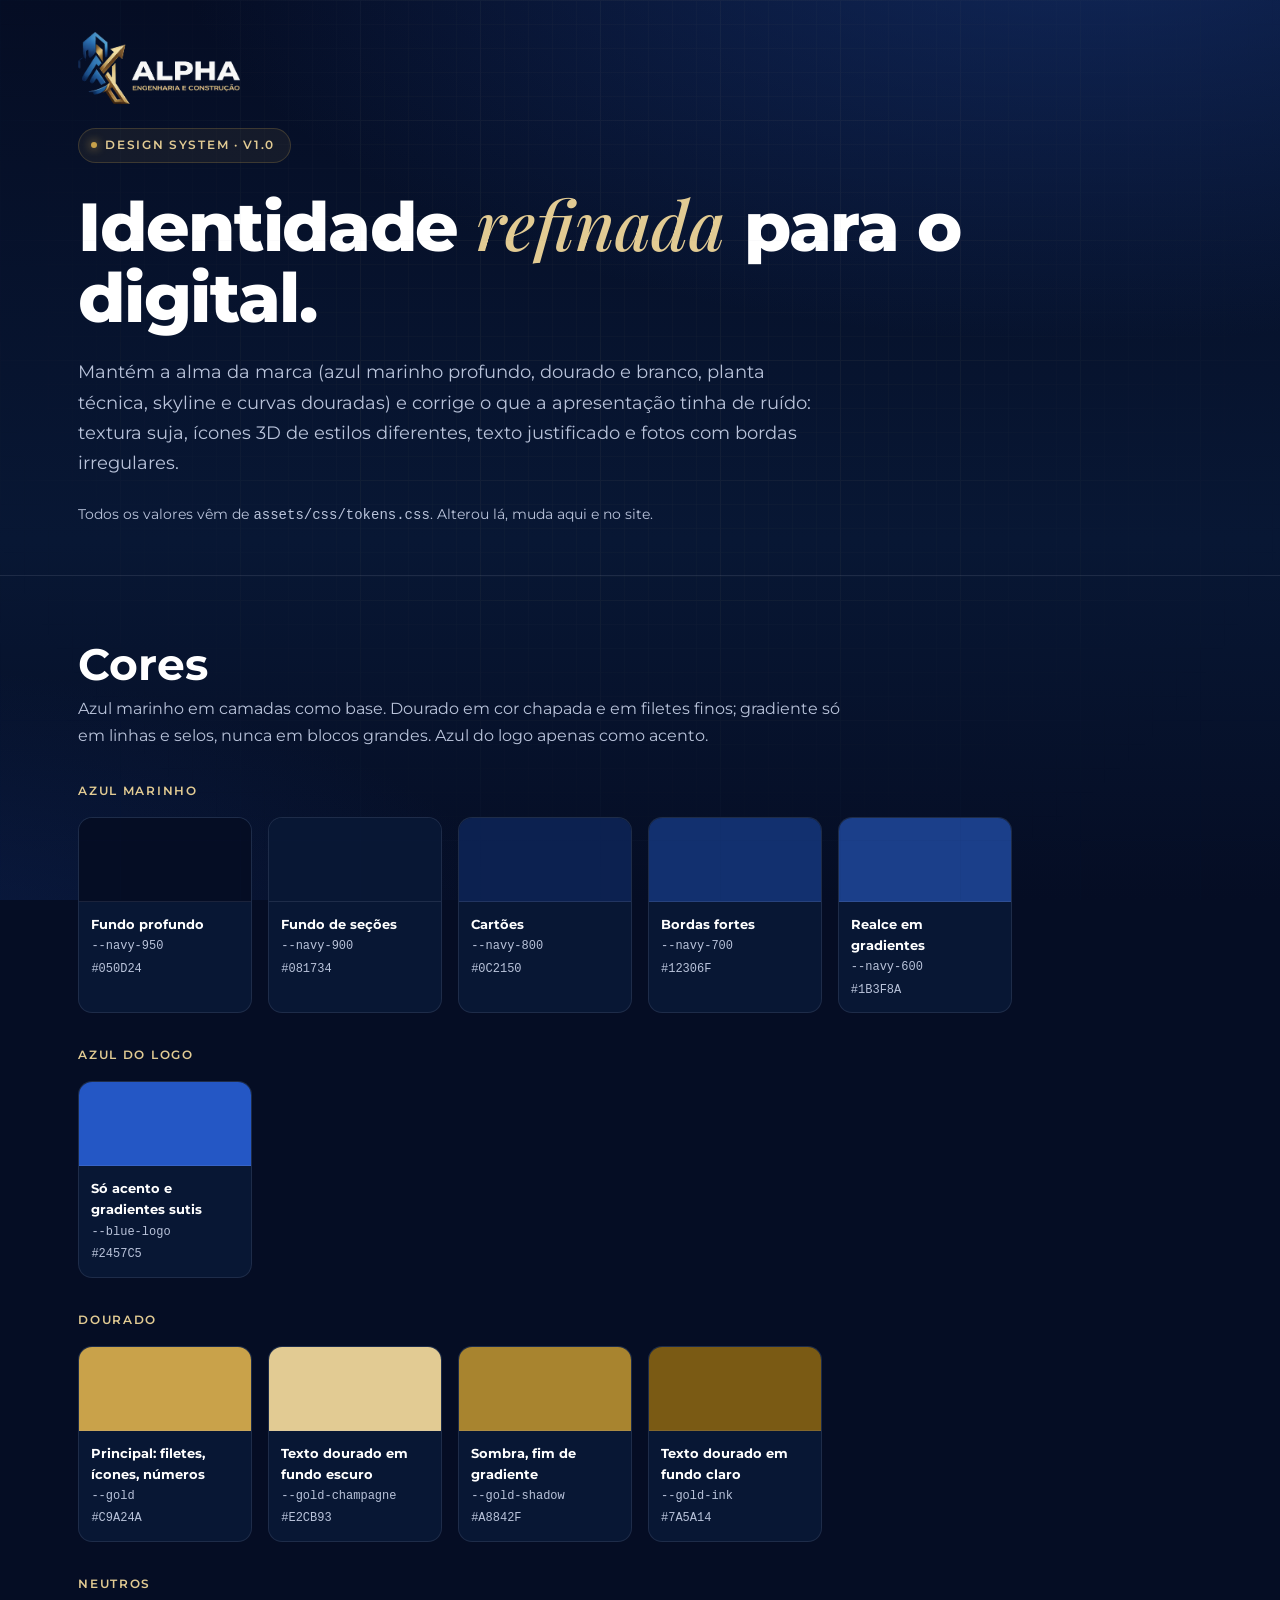
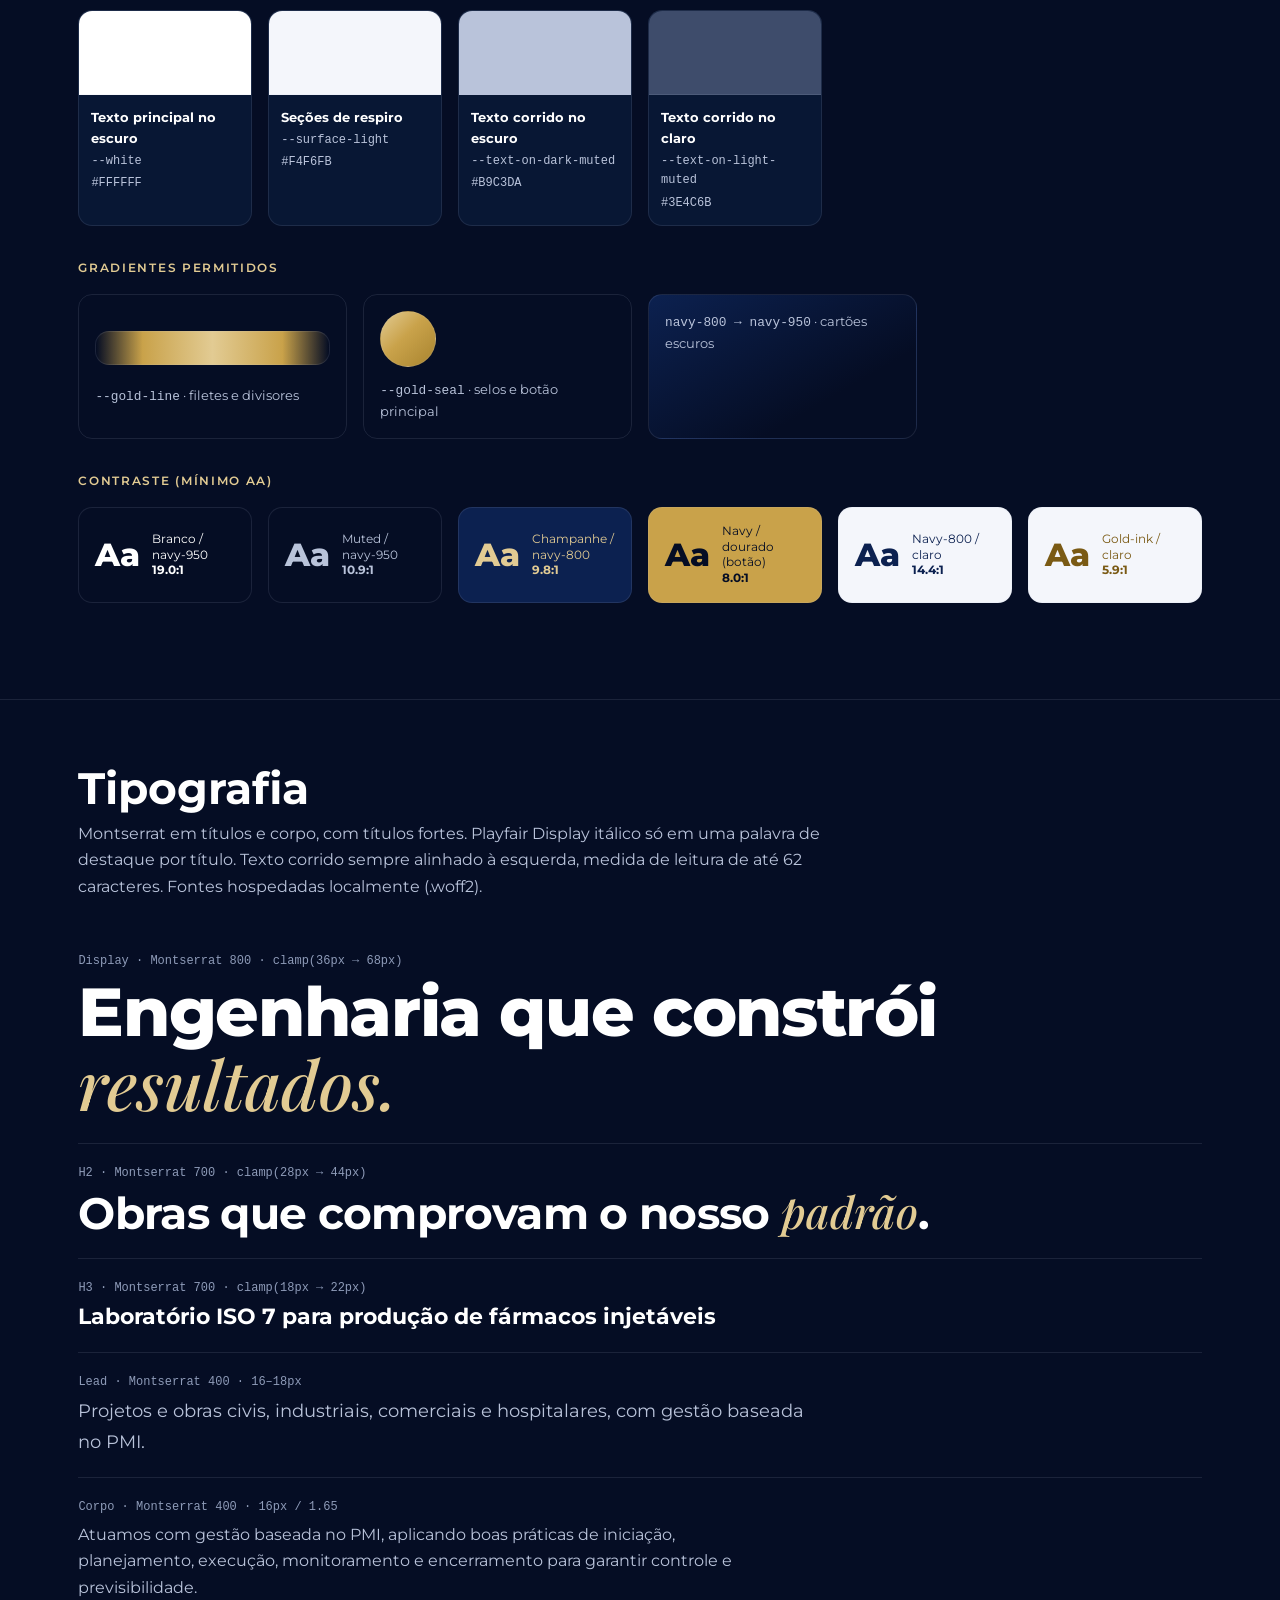
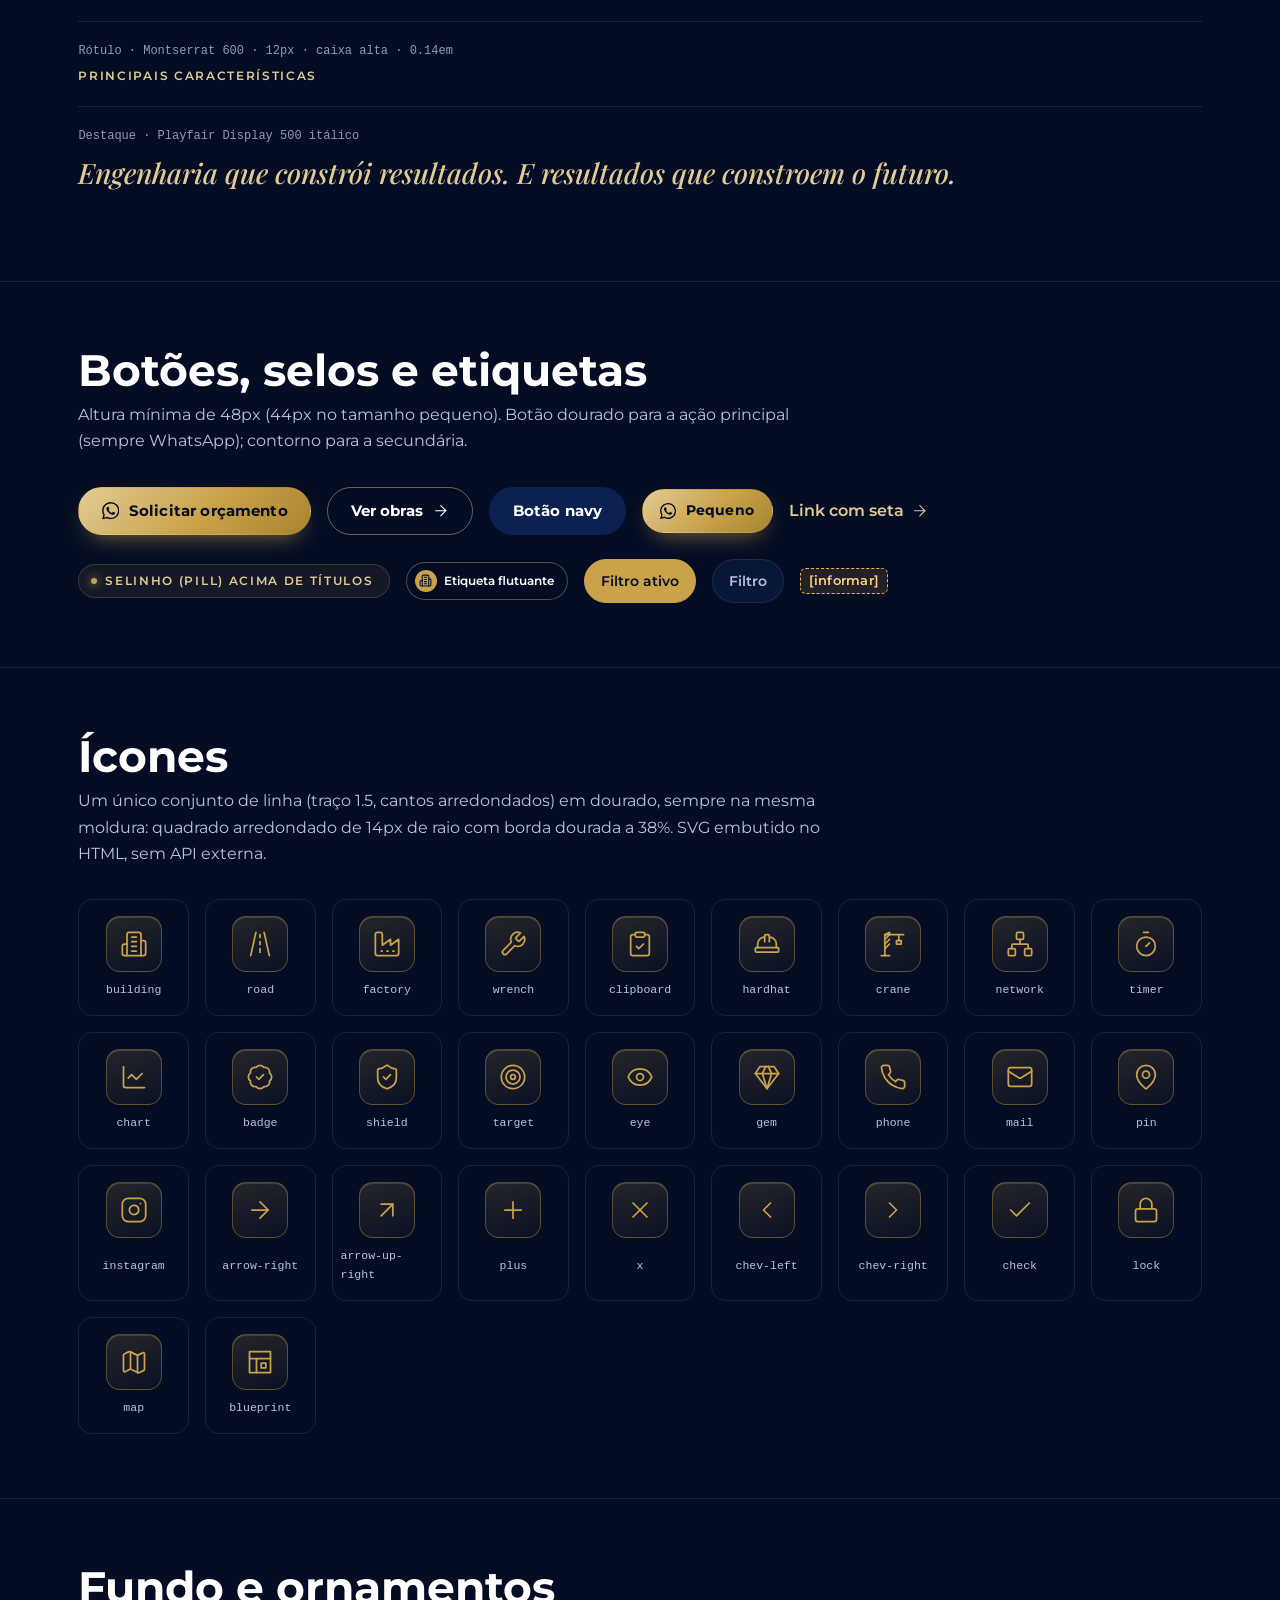
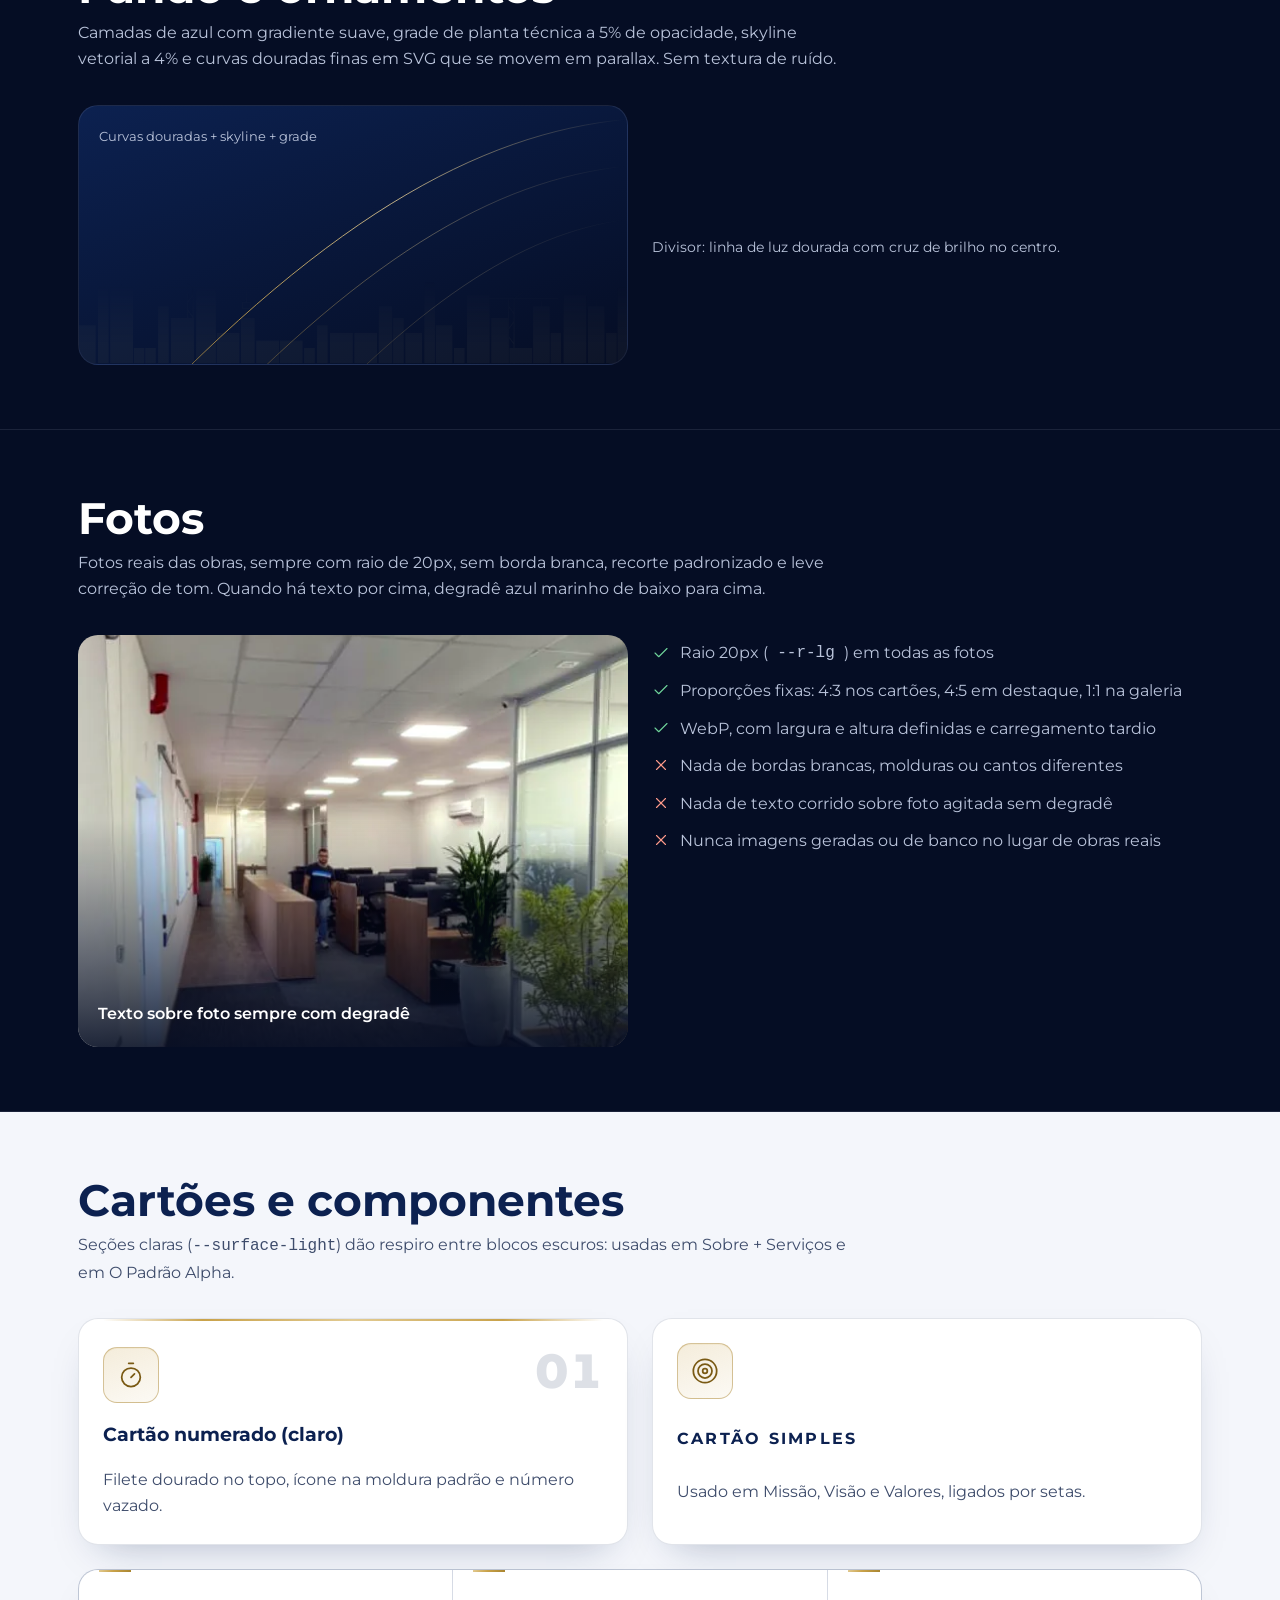
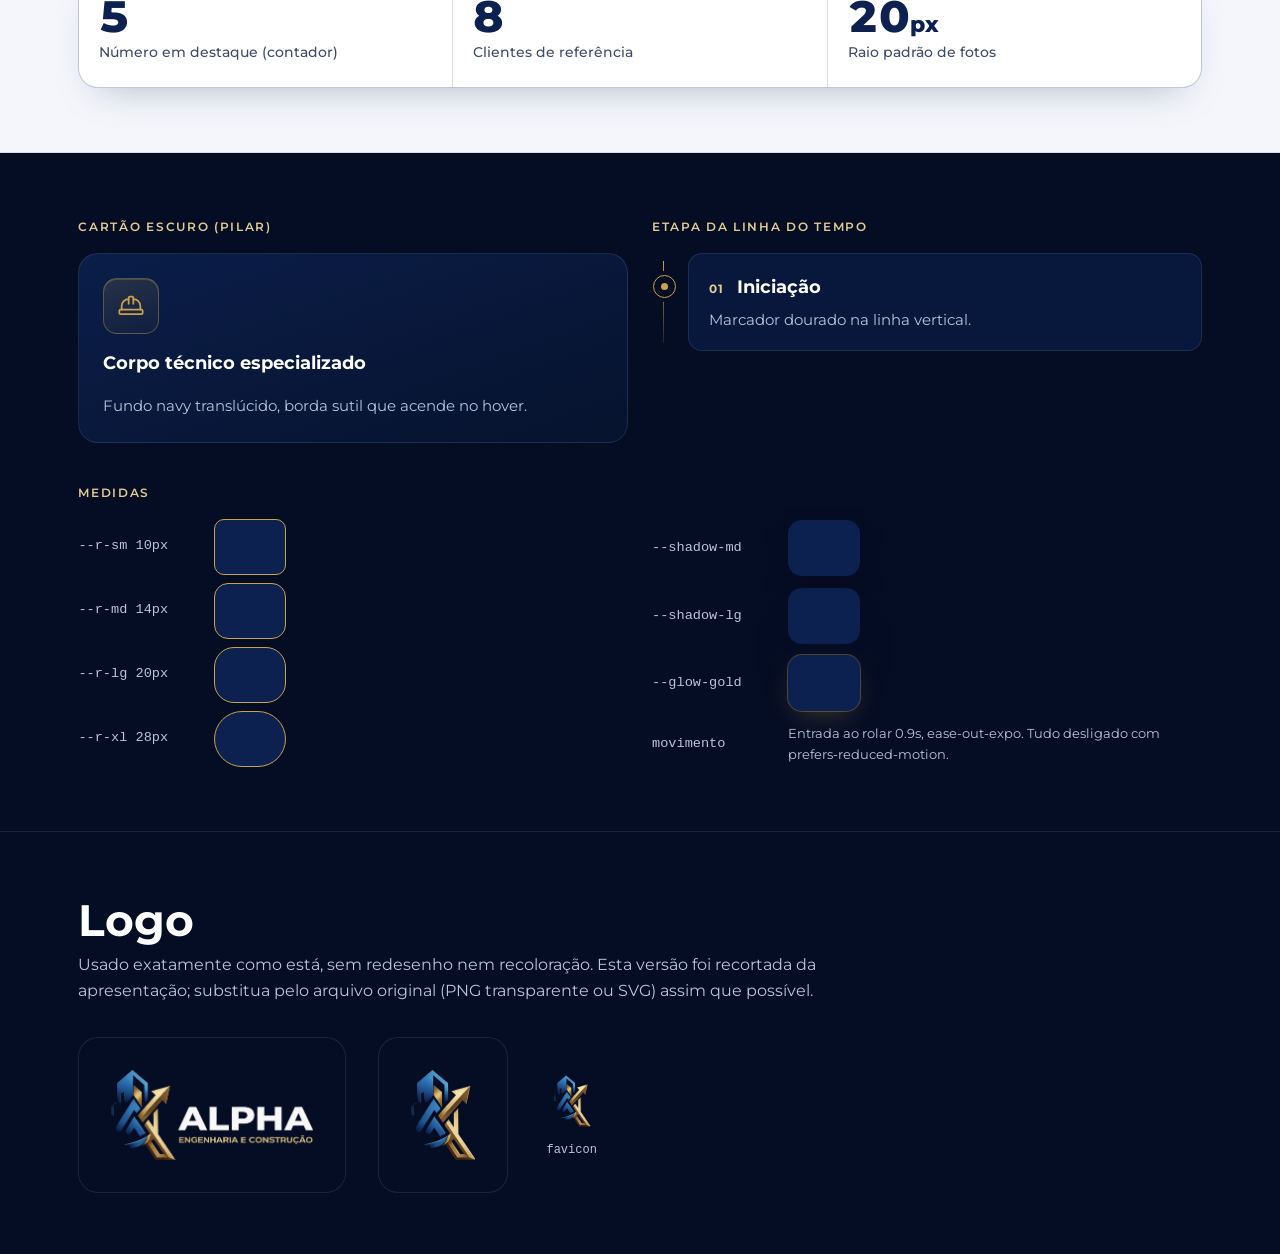
<file: design-system.html>
<!doctype html>
<html lang="pt-BR">
<head>
<meta charset="utf-8">
<meta name="viewport" content="width=device-width, initial-scale=1">
<title>Design System — ALPHA Engenharia e Construção</title>
<meta name="robots" content="noindex">
<link rel="icon" href="favicon.ico" sizes="any">
<link rel="stylesheet" href="assets/css/tokens.css">
<link rel="stylesheet" href="assets/css/styles.css">
<style>
  .ds-top { padding: 2rem 0 3rem; border-bottom: 1px solid var(--line-on-dark-soft); }
  .ds-top img { height: 72px; width: auto; }
  .ds-section { padding: 4rem 0; border-bottom: 1px solid var(--line-on-dark-soft); }
  .ds-section.section--light { border-color: var(--line-on-light); }
  .ds-h2 { font-size: var(--fs-h2); font-weight: 700; line-height: 1.1; margin-bottom: .5rem; }
  .ds-h3 { font-size: var(--fs-micro); letter-spacing: var(--tracking-caps); text-transform: uppercase; color: var(--gold-champagne); margin-bottom: 1rem; font-weight: 600; }
  .section--light .ds-h3 { color: var(--gold-ink); }
  .ds-note { color: var(--text-on-dark-muted); max-width: 70ch; margin-bottom: 2rem; }
  .section--light .ds-note { color: var(--text-on-light-muted); }
  .ds-group { margin-bottom: 2rem; }
  .swatches { display: grid; grid-template-columns: repeat(auto-fill, minmax(170px, 1fr)); gap: 1rem; }
  .swatch { border-radius: var(--r-md); overflow: hidden; border: 1px solid var(--line-on-dark-soft); background: var(--navy-900); }
  .swatch__chip { height: 84px; border-bottom: 1px solid var(--line-on-dark-soft); }
  .swatch__meta { padding: .75rem; display: grid; gap: .15rem; font-size: .8rem; }
  .swatch__meta code { color: var(--text-on-dark-muted); font-size: .75rem; }
  .gradients { display: grid; gap: 1rem; grid-template-columns: repeat(auto-fill, minmax(240px, 1fr)); }
  .gradients div { border-radius: var(--r-md); padding: 1rem; border: 1px solid var(--line-on-dark-soft); font-size: .8rem; color: var(--text-on-dark-muted); }
  .contrasts { display: grid; gap: 1rem; grid-template-columns: repeat(auto-fill, minmax(160px, 1fr)); }
  .contrast { border-radius: var(--r-md); padding: 1rem; display: flex; align-items: center; gap: .75rem; border: 1px solid var(--line-on-dark-soft); }
  .contrast span { font-size: 2rem; font-weight: 800; }
  .contrast small { font-size: .72rem; line-height: 1.35; }
  .type-row { display: grid; gap: .25rem; padding: 1.25rem 0; border-bottom: 1px solid var(--line-on-dark-soft); }
  .type-row code { color: var(--text-on-dark-subtle); font-size: .75rem; }
  .ds-row { display: flex; flex-wrap: wrap; gap: 1rem; align-items: center; }
  .ds-icons { display: grid; gap: 1rem; grid-template-columns: repeat(auto-fill, minmax(110px, 1fr)); }
  .ds-icon { display: grid; justify-items: center; gap: .5rem; padding: 1rem .5rem; border-radius: var(--r-md); border: 1px solid var(--line-on-dark-soft); }
  .ds-icon code { font-size: .72rem; color: var(--text-on-dark-muted); }
  .ds-grid-2 { display: grid; gap: 1.5rem; }
  .ds-tokens { display: grid; gap: .5rem; font-size: .85rem; }
  .ds-tokens div { display: flex; align-items: center; gap: 1rem; }
  .ds-tokens code { color: var(--text-on-dark-muted); min-width: 120px; }
  .radius-box { width: 72px; height: 56px; background: var(--navy-800); border: 1px solid var(--gold); }
  .rules li { display: flex; gap: .6rem; padding: .35rem 0; color: var(--text-on-dark-muted); }
  .rules svg { width: 18px; height: 18px; flex: none; margin-top: .2rem; }
  .rules .ok { color: #6FD39A; } .rules .no { color: #FF9B8C; }
  .photo-demo { position: relative; border-radius: var(--r-lg); overflow: hidden; aspect-ratio: 4/3; }
  .photo-demo img { width: 100%; height: 100%; object-fit: cover; }
  .photo-demo::after { content: ""; position: absolute; inset: 0; background: linear-gradient(180deg, transparent 45%, rgba(5,13,36,.88)); }
  .photo-demo p { position: absolute; z-index: 1; left: 1.25rem; bottom: 1.25rem; right: 1.25rem; font-weight: 600; }
  @media (min-width: 900px) { .ds-grid-2 { grid-template-columns: 1fr 1fr; } }
</style>
</head>
<body>
<svg xmlns="http://www.w3.org/2000/svg" style="display:none" aria-hidden="true">
<symbol id="i-building" viewBox="0 0 24 24"><path d="M6 22V4a2 2 0 0 1 2-2h8a2 2 0 0 1 2 2v18Z"/><path d="M6 12H4a2 2 0 0 0-2 2v6a2 2 0 0 0 2 2h2"/><path d="M18 9h2a2 2 0 0 1 2 2v9a2 2 0 0 1-2 2h-2"/><path d="M10 6h4M10 10h4M10 14h4M10 18h4"/></symbol>
<symbol id="i-road" viewBox="0 0 24 24"><path d="M4 22 8.5 2"/><path d="M20 22 15.5 2"/><path d="M12 4v2.5M12 10v2.5M12 16v3"/></symbol>
<symbol id="i-factory" viewBox="0 0 24 24"><path d="M2 20a2 2 0 0 0 2 2h16a2 2 0 0 0 2-2V8l-7 5V8l-7 5V4a2 2 0 0 0-2-2H4a2 2 0 0 0-2 2Z"/><path d="M7 18h1M12 18h1M17 18h1"/></symbol>
<symbol id="i-wrench" viewBox="0 0 24 24"><path d="M14.7 6.3a1 1 0 0 0 0 1.4l1.6 1.6a1 1 0 0 0 1.4 0l3.77-3.77a6 6 0 0 1-7.94 7.94l-6.91 6.91a2.12 2.12 0 0 1-3-3l6.91-6.91a6 6 0 0 1 7.94-7.94l-3.76 3.76z"/></symbol>
<symbol id="i-clipboard" viewBox="0 0 24 24"><rect width="8" height="4" x="8" y="2" rx="1"/><path d="M16 4h2a2 2 0 0 1 2 2v14a2 2 0 0 1-2 2H6a2 2 0 0 1-2-2V6a2 2 0 0 1 2-2h2"/><path d="m9 14 2 2 4-4"/></symbol>
<symbol id="i-hardhat" viewBox="0 0 24 24"><path d="M2 18a1 1 0 0 0 1 1h18a1 1 0 0 0 1-1v-2a1 1 0 0 0-1-1H3a1 1 0 0 0-1 1v2z"/><path d="M10 10V5a1 1 0 0 1 1-1h2a1 1 0 0 1 1 1v5"/><path d="M4 15v-3a6 6 0 0 1 6-6"/><path d="M14 6a6 6 0 0 1 6 6v3"/></symbol>
<symbol id="i-crane" viewBox="0 0 24 24"><path d="M5 22V4"/><path d="M2 22h7"/><path d="M5 4h16"/><path d="M5 4 9 2v2"/><path d="M5 8l4-4M5 12l4-4M5 16l4-4"/><path d="M17 4v5"/><path d="M15 9h4v3h-4z"/></symbol>
<symbol id="i-network" viewBox="0 0 24 24"><rect x="16" y="16" width="6" height="6" rx="1"/><rect x="2" y="16" width="6" height="6" rx="1"/><rect x="9" y="2" width="6" height="6" rx="1"/><path d="M5 16v-3a1 1 0 0 1 1-1h12a1 1 0 0 1 1 1v3"/><path d="M12 12V8"/></symbol>
<symbol id="i-timer" viewBox="0 0 24 24"><path d="M10 2h4"/><path d="M12 14l3-3"/><circle cx="12" cy="14" r="8"/></symbol>
<symbol id="i-chart" viewBox="0 0 24 24"><path d="M3 3v16a2 2 0 0 0 2 2h16"/><path d="m19 9-5 5-4-4-3 3"/></symbol>
<symbol id="i-badge" viewBox="0 0 24 24"><path d="M3.85 8.62a4 4 0 0 1 4.78-4.77 4 4 0 0 1 6.74 0 4 4 0 0 1 4.78 4.78 4 4 0 0 1 0 6.74 4 4 0 0 1-4.77 4.78 4 4 0 0 1-6.75 0 4 4 0 0 1-4.78-4.77 4 4 0 0 1 0-6.76Z"/><path d="m9 12 2 2 4-4"/></symbol>
<symbol id="i-shield" viewBox="0 0 24 24"><path d="M20 13c0 5-3.5 7.5-7.66 8.95a1 1 0 0 1-.67-.01C7.5 20.5 4 18 4 13V6a1 1 0 0 1 1-1c2 0 4.5-1.2 6.24-2.72a1.17 1.17 0 0 1 1.52 0C14.51 3.81 17 5 19 5a1 1 0 0 1 1 1z"/><path d="m9 12 2 2 4-4"/></symbol>
<symbol id="i-target" viewBox="0 0 24 24"><circle cx="12" cy="12" r="10"/><circle cx="12" cy="12" r="6"/><circle cx="12" cy="12" r="2"/></symbol>
<symbol id="i-eye" viewBox="0 0 24 24"><path d="M2.06 12.35a1 1 0 0 1 0-.7 10.75 10.75 0 0 1 19.88 0 1 1 0 0 1 0 .7 10.75 10.75 0 0 1-19.88 0"/><circle cx="12" cy="12" r="3"/></symbol>
<symbol id="i-gem" viewBox="0 0 24 24"><path d="M6 3h12l4 6-10 13L2 9Z"/><path d="M11 3 8 9l4 13 4-13-3-6"/><path d="M2 9h20"/></symbol>
<symbol id="i-phone" viewBox="0 0 24 24"><path d="M22 16.92v3a2 2 0 0 1-2.18 2 19.79 19.79 0 0 1-8.63-3.07 19.5 19.5 0 0 1-6-6 19.79 19.79 0 0 1-3.07-8.67A2 2 0 0 1 4.11 2h3a2 2 0 0 1 2 1.72c.13.96.36 1.9.7 2.81a2 2 0 0 1-.45 2.11L8.09 9.91a16 16 0 0 0 6 6l1.27-1.27a2 2 0 0 1 2.11-.45c.91.34 1.85.57 2.81.7A2 2 0 0 1 22 16.92z"/></symbol>
<symbol id="i-mail" viewBox="0 0 24 24"><rect width="20" height="16" x="2" y="4" rx="2"/><path d="m22 7-8.97 5.7a1.94 1.94 0 0 1-2.06 0L2 7"/></symbol>
<symbol id="i-pin" viewBox="0 0 24 24"><path d="M20 10c0 5-5.54 10.19-7.4 11.8a1 1 0 0 1-1.2 0C9.54 20.19 4 15 4 10a8 8 0 0 1 16 0"/><circle cx="12" cy="10" r="3"/></symbol>
<symbol id="i-instagram" viewBox="0 0 24 24"><rect width="20" height="20" x="2" y="2" rx="5"/><path d="M16 11.37A4 4 0 1 1 12.63 8 4 4 0 0 1 16 11.37z"/><path d="M17.5 6.5h.01"/></symbol>
<symbol id="i-arrow-right" viewBox="0 0 24 24"><path d="M5 12h14"/><path d="m12 5 7 7-7 7"/></symbol>
<symbol id="i-arrow-up-right" viewBox="0 0 24 24"><path d="M7 7h10v10"/><path d="M7 17 17 7"/></symbol>
<symbol id="i-plus" viewBox="0 0 24 24"><path d="M5 12h14"/><path d="M12 5v14"/></symbol>
<symbol id="i-x" viewBox="0 0 24 24"><path d="M18 6 6 18"/><path d="m6 6 12 12"/></symbol>
<symbol id="i-chev-left" viewBox="0 0 24 24"><path d="m15 18-6-6 6-6"/></symbol>
<symbol id="i-chev-right" viewBox="0 0 24 24"><path d="m9 18 6-6-6-6"/></symbol>
<symbol id="i-check" viewBox="0 0 24 24"><path d="M20 6 9 17l-5-5"/></symbol>
<symbol id="i-lock" viewBox="0 0 24 24"><rect width="18" height="11" x="3" y="11" rx="2"/><path d="M7 11V7a5 5 0 0 1 10 0v4"/></symbol>
<symbol id="i-map" viewBox="0 0 24 24"><path d="M14.1 5.9 9 3.3a2 2 0 0 0-1.8 0L3.6 5.1A1 1 0 0 0 3 6v13.4a1 1 0 0 0 1.4.9l3.7-1.9a2 2 0 0 1 1.8 0l5.1 2.6a2 2 0 0 0 1.8 0l3.6-1.8a1 1 0 0 0 .6-.9V4.9a1 1 0 0 0-1.4-.9l-3.7 1.9a2 2 0 0 1-1.8 0Z"/><path d="M15 6v15M9 3v15"/></symbol>
<symbol id="i-blueprint" viewBox="0 0 24 24"><path d="M3 3h18v18H3z"/><path d="M3 9h18M9 21V9"/><path d="M13 13h4v4h-4z"/></symbol>
<symbol id="i-whatsapp" viewBox="0 0 24 24"><g fill="currentColor" stroke="none"><path d="M17.47 14.38c-.3-.15-1.76-.87-2.03-.97-.27-.1-.47-.15-.67.15-.2.3-.77.97-.94 1.16-.17.2-.35.22-.64.08-.3-.15-1.26-.47-2.39-1.48-.88-.79-1.48-1.76-1.65-2.06-.17-.3-.02-.46.13-.6.13-.14.3-.35.45-.52.15-.18.2-.3.3-.5.1-.2.05-.37-.03-.52-.07-.15-.67-1.61-.92-2.2-.24-.58-.49-.5-.67-.51h-.57c-.2 0-.52.07-.79.37-.27.3-1.04 1.02-1.04 2.48s1.07 2.88 1.21 3.07c.15.2 2.1 3.2 5.08 4.49.71.31 1.26.49 1.7.63.71.22 1.36.19 1.87.12.57-.09 1.76-.72 2-1.41.25-.7.25-1.29.18-1.41-.08-.13-.27-.2-.57-.35m-5.42 7.4h-.01a9.87 9.87 0 0 1-5.03-1.38l-.36-.21-3.74.98 1-3.65-.24-.37a9.86 9.86 0 0 1-1.51-5.26c0-5.45 4.44-9.88 9.89-9.88 2.64 0 5.12 1.03 6.99 2.9a9.83 9.83 0 0 1 2.89 6.99c0 5.45-4.44 9.88-9.88 9.88m8.41-18.3A11.82 11.82 0 0 0 12.05 0C5.5 0 .16 5.34.16 11.89c0 2.1.55 4.14 1.59 5.95L.06 24l6.3-1.65a11.88 11.88 0 0 0 5.68 1.45h.01c6.55 0 11.89-5.34 11.89-11.89a11.82 11.82 0 0 0-3.48-8.41Z"/></g></symbol>
<symbol id="i-spark" viewBox="0 0 24 24"><g fill="currentColor" stroke="none"><path d="M12 0c.6 5.6 3.4 9.4 12 12-8.6 2.6-11.4 6.4-12 12-.6-5.6-3.4-9.4-12-12C8.6 9.4 11.4 5.6 12 0z"/></g></symbol>
</svg>
<main>
<header class="ds-top"><div class="container" style="display:grid;gap:1.5rem">
  <img src="assets/img/brand/logo-alpha-escuro.webp" width="814" height="363" alt="ALPHA Engenharia e Construção">
  <div><span class="pill">Design System · v1.0</span></div>
  <h1 class="h-display">Identidade <span class="accent">refinada</span> para o digital.</h1>
  <p class="lead">Mantém a alma da marca (azul marinho profundo, dourado e branco, planta técnica, skyline e curvas douradas) e corrige o que a apresentação tinha de ruído: textura suja, ícones 3D de estilos diferentes, texto justificado e fotos com bordas irregulares.</p>
  <p class="muted" style="font-size:.875rem">Todos os valores vêm de <code>assets/css/tokens.css</code>. Alterou lá, muda aqui e no site.</p>
</div></header>

<section class="ds-section"><div class="container">
  <h2 class="ds-h2">Cores</h2>
  <p class="ds-note">Azul marinho em camadas como base. Dourado em cor chapada e em filetes finos; gradiente só em linhas e selos, nunca em blocos grandes. Azul do logo apenas como acento.</p>
  <div class="ds-group"><h3 class="ds-h3">Azul marinho</h3><div class="swatches"><div class="swatch"><div class="swatch__chip" style="background:#050D24"></div><div class="swatch__meta"><strong>Fundo profundo</strong><code>--navy-950</code><code>#050D24</code></div></div><div class="swatch"><div class="swatch__chip" style="background:#081734"></div><div class="swatch__meta"><strong>Fundo de seções</strong><code>--navy-900</code><code>#081734</code></div></div><div class="swatch"><div class="swatch__chip" style="background:#0C2150"></div><div class="swatch__meta"><strong>Cartões</strong><code>--navy-800</code><code>#0C2150</code></div></div><div class="swatch"><div class="swatch__chip" style="background:#12306F"></div><div class="swatch__meta"><strong>Bordas fortes</strong><code>--navy-700</code><code>#12306F</code></div></div><div class="swatch"><div class="swatch__chip" style="background:#1B3F8A"></div><div class="swatch__meta"><strong>Realce em gradientes</strong><code>--navy-600</code><code>#1B3F8A</code></div></div></div></div><div class="ds-group"><h3 class="ds-h3">Azul do logo</h3><div class="swatches"><div class="swatch"><div class="swatch__chip" style="background:#2457C5"></div><div class="swatch__meta"><strong>Só acento e gradientes sutis</strong><code>--blue-logo</code><code>#2457C5</code></div></div></div></div><div class="ds-group"><h3 class="ds-h3">Dourado</h3><div class="swatches"><div class="swatch"><div class="swatch__chip" style="background:#C9A24A"></div><div class="swatch__meta"><strong>Principal: filetes, ícones, números</strong><code>--gold</code><code>#C9A24A</code></div></div><div class="swatch"><div class="swatch__chip" style="background:#E2CB93"></div><div class="swatch__meta"><strong>Texto dourado em fundo escuro</strong><code>--gold-champagne</code><code>#E2CB93</code></div></div><div class="swatch"><div class="swatch__chip" style="background:#A8842F"></div><div class="swatch__meta"><strong>Sombra, fim de gradiente</strong><code>--gold-shadow</code><code>#A8842F</code></div></div><div class="swatch"><div class="swatch__chip" style="background:#7A5A14"></div><div class="swatch__meta"><strong>Texto dourado em fundo claro</strong><code>--gold-ink</code><code>#7A5A14</code></div></div></div></div><div class="ds-group"><h3 class="ds-h3">Neutros</h3><div class="swatches"><div class="swatch"><div class="swatch__chip" style="background:#FFFFFF"></div><div class="swatch__meta"><strong>Texto principal no escuro</strong><code>--white</code><code>#FFFFFF</code></div></div><div class="swatch"><div class="swatch__chip" style="background:#F4F6FB"></div><div class="swatch__meta"><strong>Seções de respiro</strong><code>--surface-light</code><code>#F4F6FB</code></div></div><div class="swatch"><div class="swatch__chip" style="background:#B9C3DA"></div><div class="swatch__meta"><strong>Texto corrido no escuro</strong><code>--text-on-dark-muted</code><code>#B9C3DA</code></div></div><div class="swatch"><div class="swatch__chip" style="background:#3E4C6B"></div><div class="swatch__meta"><strong>Texto corrido no claro</strong><code>--text-on-light-muted</code><code>#3E4C6B</code></div></div></div></div>
  <div class="ds-group"><h3 class="ds-h3">Gradientes permitidos</h3>
    <div class="gradients">
      <div><div style="height:2px;background:var(--gold-line);margin:1.25rem 0"></div><code>--gold-line</code> · filetes e divisores</div>
      <div><div style="width:56px;height:56px;border-radius:50%;background:var(--gold-seal);margin-bottom:.75rem"></div><code>--gold-seal</code> · selos e botão principal</div>
      <div style="background:linear-gradient(150deg,var(--navy-800),var(--navy-950) 70%);min-height:96px"><code>navy-800 → navy-950</code> · cartões escuros</div>
    </div>
  </div>
  <div class="ds-group"><h3 class="ds-h3">Contraste (mínimo AA)</h3><div class="contrasts"><div class="contrast" style="background:#050D24;color:#FFFFFF"><span>Aa</span><small>Branco / navy-950<br><b>19.0:1</b></small></div><div class="contrast" style="background:#050D24;color:#B9C3DA"><span>Aa</span><small>Muted / navy-950<br><b>10.9:1</b></small></div><div class="contrast" style="background:#0C2150;color:#E2CB93"><span>Aa</span><small>Champanhe / navy-800<br><b>9.8:1</b></small></div><div class="contrast" style="background:#C9A24A;color:#050D24"><span>Aa</span><small>Navy / dourado (botão)<br><b>8.0:1</b></small></div><div class="contrast" style="background:#F4F6FB;color:#0C2150"><span>Aa</span><small>Navy-800 / claro<br><b>14.4:1</b></small></div><div class="contrast" style="background:#F4F6FB;color:#7A5A14"><span>Aa</span><small>Gold-ink / claro<br><b>5.9:1</b></small></div></div></div>
</div></section>

<section class="ds-section"><div class="container">
  <h2 class="ds-h2">Tipografia</h2>
  <p class="ds-note">Montserrat em títulos e corpo, com títulos fortes. Playfair Display itálico só em uma palavra de destaque por título. Texto corrido sempre alinhado à esquerda, medida de leitura de até 62 caracteres. Fontes hospedadas localmente (.woff2).</p>
  <div class="type-row"><code>Display · Montserrat 800 · clamp(36px → 68px)</code><p class="h-display">Engenharia que constrói <span class="accent">resultados.</span></p></div>
  <div class="type-row"><code>H2 · Montserrat 700 · clamp(28px → 44px)</code><p class="h-section">Obras que comprovam o nosso <span class="accent">padrão</span>.</p></div>
  <div class="type-row"><code>H3 · Montserrat 700 · clamp(18px → 22px)</code><p class="h-card">Laboratório ISO 7 para produção de fármacos injetáveis</p></div>
  <div class="type-row"><code>Lead · Montserrat 400 · 16–18px</code><p class="lead">Projetos e obras civis, industriais, comerciais e hospitalares, com gestão baseada no PMI.</p></div>
  <div class="type-row"><code>Corpo · Montserrat 400 · 16px / 1.65</code><p class="muted" style="max-width:62ch">Atuamos com gestão baseada no PMI, aplicando boas práticas de iniciação, planejamento, execução, monitoramento e encerramento para garantir controle e previsibilidade.</p></div>
  <div class="type-row"><code>Rótulo · Montserrat 600 · 12px · caixa alta · 0.14em</code><p class="ds-h3" style="margin:0">Principais características</p></div>
  <div class="type-row" style="border:0"><code>Destaque · Playfair Display 500 itálico</code><p class="accent" style="font-size:1.75rem">Engenharia que constrói resultados. E resultados que constroem o futuro.</p></div>
</div></section>

<section class="ds-section"><div class="container">
  <h2 class="ds-h2">Botões, selos e etiquetas</h2>
  <p class="ds-note">Altura mínima de 48px (44px no tamanho pequeno). Botão dourado para a ação principal (sempre WhatsApp); contorno para a secundária.</p>
  <div class="ds-row" style="margin-bottom:1.5rem">
    <a class="btn btn--gold" href="#"><svg class="ico" aria-hidden="true" focusable="false" style="fill:currentColor;stroke:none"><use href="#i-whatsapp"/></svg>Solicitar orçamento</a>
    <a class="btn btn--ghost" href="#">Ver obras <svg class="ico" aria-hidden="true" focusable="false"><use href="#i-arrow-right"/></svg></a>
    <a class="btn btn--navy" href="#">Botão navy</a>
    <a class="btn btn--gold btn--sm" href="#"><svg class="ico" aria-hidden="true" focusable="false" style="fill:currentColor;stroke:none"><use href="#i-whatsapp"/></svg>Pequeno</a>
    <a class="link-arrow" href="#">Link com seta <svg class="ico" aria-hidden="true" focusable="false"><use href="#i-arrow-right"/></svg></a>
  </div>
  <div class="ds-row">
    <span class="pill">Selinho (pill) acima de títulos</span>
    <span class="tag-float" style="position:static;animation:none"><i><svg class="ico" aria-hidden="true" focusable="false"><use href="#i-building"/></svg></i>Etiqueta flutuante</span>
    <button class="chip" aria-pressed="true">Filtro ativo</button>
    <button class="chip" aria-pressed="false">Filtro</button>
    <span class="fill-me">[informar]</span>
  </div>
</div></section>

<section class="ds-section"><div class="container">
  <h2 class="ds-h2">Ícones</h2>
  <p class="ds-note">Um único conjunto de linha (traço 1.5, cantos arredondados) em dourado, sempre na mesma moldura: quadrado arredondado de 14px de raio com borda dourada a 38%. SVG embutido no HTML, sem API externa.</p>
  <div class="ds-icons"><div class="ds-icon"><span class="ico-frame"><svg class="ico" aria-hidden="true" focusable="false"><use href="#i-building"/></svg></span><code>building</code></div><div class="ds-icon"><span class="ico-frame"><svg class="ico" aria-hidden="true" focusable="false"><use href="#i-road"/></svg></span><code>road</code></div><div class="ds-icon"><span class="ico-frame"><svg class="ico" aria-hidden="true" focusable="false"><use href="#i-factory"/></svg></span><code>factory</code></div><div class="ds-icon"><span class="ico-frame"><svg class="ico" aria-hidden="true" focusable="false"><use href="#i-wrench"/></svg></span><code>wrench</code></div><div class="ds-icon"><span class="ico-frame"><svg class="ico" aria-hidden="true" focusable="false"><use href="#i-clipboard"/></svg></span><code>clipboard</code></div><div class="ds-icon"><span class="ico-frame"><svg class="ico" aria-hidden="true" focusable="false"><use href="#i-hardhat"/></svg></span><code>hardhat</code></div><div class="ds-icon"><span class="ico-frame"><svg class="ico" aria-hidden="true" focusable="false"><use href="#i-crane"/></svg></span><code>crane</code></div><div class="ds-icon"><span class="ico-frame"><svg class="ico" aria-hidden="true" focusable="false"><use href="#i-network"/></svg></span><code>network</code></div><div class="ds-icon"><span class="ico-frame"><svg class="ico" aria-hidden="true" focusable="false"><use href="#i-timer"/></svg></span><code>timer</code></div><div class="ds-icon"><span class="ico-frame"><svg class="ico" aria-hidden="true" focusable="false"><use href="#i-chart"/></svg></span><code>chart</code></div><div class="ds-icon"><span class="ico-frame"><svg class="ico" aria-hidden="true" focusable="false"><use href="#i-badge"/></svg></span><code>badge</code></div><div class="ds-icon"><span class="ico-frame"><svg class="ico" aria-hidden="true" focusable="false"><use href="#i-shield"/></svg></span><code>shield</code></div><div class="ds-icon"><span class="ico-frame"><svg class="ico" aria-hidden="true" focusable="false"><use href="#i-target"/></svg></span><code>target</code></div><div class="ds-icon"><span class="ico-frame"><svg class="ico" aria-hidden="true" focusable="false"><use href="#i-eye"/></svg></span><code>eye</code></div><div class="ds-icon"><span class="ico-frame"><svg class="ico" aria-hidden="true" focusable="false"><use href="#i-gem"/></svg></span><code>gem</code></div><div class="ds-icon"><span class="ico-frame"><svg class="ico" aria-hidden="true" focusable="false"><use href="#i-phone"/></svg></span><code>phone</code></div><div class="ds-icon"><span class="ico-frame"><svg class="ico" aria-hidden="true" focusable="false"><use href="#i-mail"/></svg></span><code>mail</code></div><div class="ds-icon"><span class="ico-frame"><svg class="ico" aria-hidden="true" focusable="false"><use href="#i-pin"/></svg></span><code>pin</code></div><div class="ds-icon"><span class="ico-frame"><svg class="ico" aria-hidden="true" focusable="false"><use href="#i-instagram"/></svg></span><code>instagram</code></div><div class="ds-icon"><span class="ico-frame"><svg class="ico" aria-hidden="true" focusable="false"><use href="#i-arrow-right"/></svg></span><code>arrow-right</code></div><div class="ds-icon"><span class="ico-frame"><svg class="ico" aria-hidden="true" focusable="false"><use href="#i-arrow-up-right"/></svg></span><code>arrow-up-right</code></div><div class="ds-icon"><span class="ico-frame"><svg class="ico" aria-hidden="true" focusable="false"><use href="#i-plus"/></svg></span><code>plus</code></div><div class="ds-icon"><span class="ico-frame"><svg class="ico" aria-hidden="true" focusable="false"><use href="#i-x"/></svg></span><code>x</code></div><div class="ds-icon"><span class="ico-frame"><svg class="ico" aria-hidden="true" focusable="false"><use href="#i-chev-left"/></svg></span><code>chev-left</code></div><div class="ds-icon"><span class="ico-frame"><svg class="ico" aria-hidden="true" focusable="false"><use href="#i-chev-right"/></svg></span><code>chev-right</code></div><div class="ds-icon"><span class="ico-frame"><svg class="ico" aria-hidden="true" focusable="false"><use href="#i-check"/></svg></span><code>check</code></div><div class="ds-icon"><span class="ico-frame"><svg class="ico" aria-hidden="true" focusable="false"><use href="#i-lock"/></svg></span><code>lock</code></div><div class="ds-icon"><span class="ico-frame"><svg class="ico" aria-hidden="true" focusable="false"><use href="#i-map"/></svg></span><code>map</code></div><div class="ds-icon"><span class="ico-frame"><svg class="ico" aria-hidden="true" focusable="false"><use href="#i-blueprint"/></svg></span><code>blueprint</code></div></div>
</div></section>

<section class="ds-section"><div class="container">
  <h2 class="ds-h2">Fundo e ornamentos</h2>
  <p class="ds-note">Camadas de azul com gradiente suave, grade de planta técnica a 5% de opacidade, skyline vetorial a 4% e curvas douradas finas em SVG que se movem em parallax. Sem textura de ruído.</p>
  <div class="ds-grid-2">
    <div style="position:relative;height:260px;border-radius:var(--r-lg);overflow:hidden;border:1px solid var(--line-on-dark-soft);background:linear-gradient(160deg,var(--navy-800),var(--navy-950))">
      <svg class="gold-curves " viewBox="0 0 820 520" aria-hidden="true" data-parallax="0"><defs><linearGradient id="gc1" x1="1" y1="0" x2="0" y2="1"><stop offset="0" stop-color="#E2CB93" stop-opacity="0"/><stop offset=".35" stop-color="#E2CB93"/><stop offset=".7" stop-color="#C9A24A"/><stop offset="1" stop-color="#A8842F" stop-opacity="0"/></linearGradient></defs><path d="M820 20 C 600 40, 360 170, 40 520" stroke="url(#gc1)" stroke-width="1.4" opacity="0.9"/><path d="M820 90 C 620 110, 420 230, 150 520" stroke="url(#gc1)" stroke-width="1" opacity="0.55"/><path d="M820 170 C 660 190, 500 300, 300 520" stroke="url(#gc1)" stroke-width="0.8" opacity="0.35"/></svg>
      <svg class="skyline" viewBox="0 0 1440 240" preserveAspectRatio="xMidYMax slice" aria-hidden="true"><path fill="currentColor" d="M0 240V140h44V240ZM50 240V40h28V240ZM82 240V40h60V240ZM111 40v-14h2v14ZM144 240V200h28V240ZM174 240V200h28V240ZM208 240V90h28V240ZM242 240V120h60V240ZM308 240V40h52V240ZM333 40v-14h2v14ZM362 240V160h60V240ZM426 240V120h36V240ZM466 240V180h60V240ZM528 240V180h60V240ZM592 240V200h28V240ZM626 240V140h28V240ZM660 240V160h60V240ZM724 240V160h60V240ZM788 240V90h36V240ZM826 240V120h28V240ZM858 240V160h44V240ZM908 240V10h28V240ZM938 240V140h44V240ZM986 240V200h28V240ZM1020 240V60h60V240ZM1049 60v-14h2v14ZM1084 240V120h44V240ZM1132 240V200h60V240ZM1194 240V90h44V240ZM1215 90v-14h2v14ZM1240 240V160h28V240ZM1274 240V60h60V240ZM1303 60v-14h2v14ZM1338 240V90h44V240ZM1359 90v-14h2v14ZM1386 240V160h28V240ZM1416 240V40h60V240ZM1445 40v-14h2v14Z"/><g fill="none" stroke="currentColor" stroke-width="3"><path d="M300 240V40M286 240V40M300 60L286 80M286 100l14 20M300 140l-14 20M286 180l14 20"/><path d="M230 40h240M300 40l-30-20h30M440 40v40"/><path d="M430 80h20v16h-20z"/></g><g fill="none" stroke="currentColor" stroke-width="3"><path d="M1130 240V70M1144 240V70M1130 90l14 20M1144 130l-14 20M1130 170l14 20"/><path d="M1040 70h220M1144 70l26-18h-26M1070 70v54"/></g></svg>
      <p style="position:absolute;left:1.25rem;top:1.25rem;font-size:.8rem;color:var(--text-on-dark-muted);z-index:2">Curvas douradas + skyline + grade</p>
    </div>
    <div style="display:grid;gap:1.5rem;align-content:center">
      <div class="glow-divider"><svg class="spark" viewBox="0 0 24 24" aria-hidden="true"><use href="#i-spark"/></svg></div>
      <p class="muted" style="font-size:.875rem">Divisor: linha de luz dourada com cruz de brilho no centro.</p>
    </div>
  </div>
</div></section>

<section class="ds-section"><div class="container">
  <h2 class="ds-h2">Fotos</h2>
  <p class="ds-note">Fotos reais das obras, sempre com raio de 20px, sem borda branca, recorte padronizado e leve correção de tom. Quando há texto por cima, degradê azul marinho de baixo para cima.</p>
  <div class="ds-grid-2">
    <div class="photo-demo"><img src="assets/img/obras/equinor-3.webp" width="546" height="566" alt="Corredor de escritório corporativo"><p>Texto sobre foto sempre com degradê</p></div>
    <ul class="rules">
      <li><svg class="ico ok" aria-hidden="true"><use href="#i-check"/></svg>Raio 20px (<code>--r-lg</code>) em todas as fotos</li>
      <li><svg class="ico ok" aria-hidden="true"><use href="#i-check"/></svg>Proporções fixas: 4:3 nos cartões, 4:5 em destaque, 1:1 na galeria</li>
      <li><svg class="ico ok" aria-hidden="true"><use href="#i-check"/></svg>WebP, com largura e altura definidas e carregamento tardio</li>
      <li><svg class="ico no" aria-hidden="true"><use href="#i-x"/></svg>Nada de bordas brancas, molduras ou cantos diferentes</li>
      <li><svg class="ico no" aria-hidden="true"><use href="#i-x"/></svg>Nada de texto corrido sobre foto agitada sem degradê</li>
      <li><svg class="ico no" aria-hidden="true"><use href="#i-x"/></svg>Nunca imagens geradas ou de banco no lugar de obras reais</li>
    </ul>
  </div>
</div></section>

<section class="ds-section section--light"><div class="container">
  <h2 class="ds-h2">Cartões e componentes</h2>
  <p class="ds-note">Seções claras (<code>--surface-light</code>) dão respiro entre blocos escuros: usadas em Sobre + Serviços e em O Padrão Alpha.</p>
  <div class="ds-grid-2">
    <article class="std-card"><div class="std-card__top"><span class="ico-frame"><svg class="ico" aria-hidden="true" focusable="false"><use href="#i-timer"/></svg></span><span class="std-card__num" aria-hidden="true">01</span></div><h3>Cartão numerado (claro)</h3><p>Filete dourado no topo, ícone na moldura padrão e número vazado.</p></article>
    <article class="mvv__card"><span class="ico-frame"><svg class="ico" aria-hidden="true" focusable="false"><use href="#i-target"/></svg></span><h3>Cartão simples</h3><p>Usado em Missão, Visão e Valores, ligados por setas.</p></article>
  </div>
  <dl class="stats" style="margin-top:1.5rem">
    <div class="stat"><dt class="sr-only">Exemplo</dt><dd class="stat__number">5</dd><dd class="stat__label">Número em destaque (contador)</dd></div>
    <div class="stat stat--todo"><dt class="sr-only">Exemplo</dt><dd class="stat__number"><span class="fill-me">[informar]</span></dd><dd class="stat__label">Campo a preencher pela empresa</dd></div>
    <div class="stat"><dt class="sr-only">Exemplo</dt><dd class="stat__number">8</dd><dd class="stat__label">Clientes de referência</dd></div>
    <div class="stat"><dt class="sr-only">Exemplo</dt><dd class="stat__number">20<span style="font-size:.5em">px</span></dd><dd class="stat__label">Raio padrão de fotos</dd></div>
  </dl>
</div></section>

<section class="ds-section"><div class="container">
  <div class="ds-grid-2">
    <div>
      <h3 class="ds-h3">Cartão escuro (pilar)</h3>
      <article class="pillar"><span class="ico-frame"><svg class="ico" aria-hidden="true" focusable="false"><use href="#i-hardhat"/></svg></span><h3>Corpo técnico especializado</h3><p>Fundo navy translúcido, borda sutil que acende no hover.</p></article>
    </div>
    <div>
      <h3 class="ds-h3">Etapa da linha do tempo</h3>
      <div class="timeline"><ol class="timeline__list"><li class="step"><div class="step__top"><span class="step__num">01</span><h3>Iniciação</h3></div><p>Marcador dourado na linha vertical.</p></li></ol></div>
    </div>
  </div>
  <h3 class="ds-h3" style="margin-top:2.5rem">Medidas</h3>
  <div class="ds-grid-2">
    <div class="ds-tokens">
      <div><code>--r-sm 10px</code><span class="radius-box" style="border-radius:10px"></span></div>
      <div><code>--r-md 14px</code><span class="radius-box" style="border-radius:14px"></span></div>
      <div><code>--r-lg 20px</code><span class="radius-box" style="border-radius:20px"></span></div>
      <div><code>--r-xl 28px</code><span class="radius-box" style="border-radius:28px"></span></div>
    </div>
    <div class="ds-tokens">
      <div><code>--shadow-md</code><span class="radius-box" style="border-radius:14px;border-color:transparent;box-shadow:var(--shadow-md)"></span></div>
      <div><code>--shadow-lg</code><span class="radius-box" style="border-radius:14px;border-color:transparent;box-shadow:var(--shadow-lg)"></span></div>
      <div><code>--glow-gold</code><span class="radius-box" style="border-radius:14px;border-color:transparent;box-shadow:var(--glow-gold)"></span></div>
      <div><code>movimento</code><span class="muted" style="font-size:.8rem">Entrada ao rolar 0.9s, ease-out-expo. Tudo desligado com prefers-reduced-motion.</span></div>
    </div>
  </div>
</div></section>

<section class="ds-section" style="border:0"><div class="container">
  <h2 class="ds-h2">Logo</h2>
  <p class="ds-note">Usado exatamente como está, sem redesenho nem recoloração. Esta versão foi recortada da apresentação; substitua pelo arquivo original (PNG transparente ou SVG) assim que possível.</p>
  <div class="ds-row" style="gap:2rem">
    <div style="padding:2rem;border-radius:var(--r-lg);background:var(--navy-950);border:1px solid var(--line-on-dark-soft)"><img src="assets/img/brand/logo-alpha-escuro.webp" width="814" height="363" alt="Logo ALPHA versão para fundo escuro" style="height:90px;width:auto"></div>
    <div style="padding:2rem;border-radius:var(--r-lg);background:var(--navy-950);border:1px solid var(--line-on-dark-soft)"><img src="assets/img/brand/logo-alpha-icone.webp" width="256" height="363" alt="Ícone ALPHA" style="height:90px;width:auto"></div>
    <div style="display:grid;gap:.5rem;justify-items:center"><img src="assets/img/brand/apple-touch-icon.png" width="180" height="180" alt="Favicon ALPHA" style="width:64px;border-radius:14px"><code style="font-size:.75rem;color:var(--text-on-dark-muted)">favicon</code></div>
  </div>
</div></section>
</main>
</body>
</html>
</file>
<file: assets/css/tokens.css>
/* ==========================================================================
   ALPHA Engenharia e Construção — Design Tokens
   Altere as cores, fontes e medidas aqui: o site e o design-system.html
   leem tudo destas variáveis.
   ========================================================================== */

/* ---------- Fontes locais ---------- */
@font-face {
  font-family: 'Montserrat';
  src: url('../fonts/montserrat-var.woff2') format('woff2');
  font-weight: 300 900;
  font-style: normal;
  font-display: swap;
}
@font-face {
  font-family: 'Playfair Display';
  src: url('../fonts/playfair-500-italic.woff2') format('woff2');
  font-weight: 500;
  font-style: italic;
  font-display: swap;
}

:root {
  /* ---------- Azul marinho (fundos, do mais profundo ao mais claro) ---------- */
  --navy-950: #050D24;   /* fundo profundo */
  --navy-900: #081734;   /* fundo de seções */
  --navy-800: #0C2150;   /* cartões, superfícies elevadas */
  --navy-700: #12306F;   /* bordas fortes, estados ativos */
  --navy-600: #1B3F8A;   /* realce em gradientes */

  /* ---------- Azul do logo (só acento) ---------- */
  --blue-logo: #2457C5;
  --blue-logo-soft: rgba(36, 87, 197, 0.18);

  /* ---------- Dourado ---------- */
  --gold: #C9A24A;        /* principal: filetes, ícones, números */
  --gold-champagne: #E2CB93; /* texto dourado e detalhes em fundo escuro */
  --gold-shadow: #A8842F; /* sombra do dourado, fim de gradientes */
  --gold-ink: #7A5A14;    /* dourado para TEXTO em fundo claro (AA) */
  --gold-line: linear-gradient(90deg, transparent, var(--gold) 20%, var(--gold-champagne) 50%, var(--gold) 80%, transparent);
  --gold-seal: linear-gradient(135deg, var(--gold-champagne), var(--gold) 45%, var(--gold-shadow));

  /* ---------- Neutros ---------- */
  --white: #FFFFFF;
  --surface-light: #F4F6FB;  /* seções de respiro */
  --surface-light-2: #E8ECF5;
  --text-on-dark: #FFFFFF;
  --text-on-dark-muted: #B9C3DA;  /* 10.9:1 sobre navy-950 */
  --text-on-dark-subtle: #8E9BB8; /* 6.9:1 sobre navy-950 — só textos auxiliares */
  --text-on-light: #0C2150;
  --text-on-light-muted: #3E4C6B; /* 7.9:1 sobre surface-light */
  --line-on-dark: rgba(201, 162, 74, 0.22);
  --line-on-dark-soft: rgba(185, 195, 218, 0.12);
  --line-on-light: rgba(12, 33, 80, 0.12);

  /* ---------- Feedback ---------- */
  --whatsapp: #0F7D3C; /* verde WhatsApp escurecido para contraste AA com texto branco */

  /* ---------- Tipografia ---------- */
  --font-sans: 'Montserrat', system-ui, -apple-system, 'Segoe UI', Roboto, sans-serif;
  --font-accent: 'Playfair Display', Georgia, 'Times New Roman', serif; /* itálico, só em palavras de destaque */

  --fs-display: clamp(2.25rem, 1.4rem + 4.2vw, 4.25rem);
  --fs-h1: clamp(2rem, 1.4rem + 2.8vw, 3.25rem);
  --fs-h2: clamp(1.75rem, 1.3rem + 2vw, 2.75rem);
  --fs-h3: clamp(1.15rem, 1.05rem + 0.5vw, 1.4rem);
  --fs-lead: clamp(1.02rem, 0.98rem + 0.25vw, 1.15rem);
  --fs-body: 1rem;
  --fs-small: 0.875rem;
  --fs-micro: 0.75rem;

  --fw-regular: 400;
  --fw-medium: 500;
  --fw-semibold: 600;
  --fw-bold: 700;
  --fw-extrabold: 800;

  --lh-tight: 1.1;
  --lh-snug: 1.3;
  --lh-body: 1.65;
  --tracking-caps: 0.14em;
  --measure: 62ch;

  /* ---------- Espaçamento (base 4px) ---------- */
  --sp-1: 0.25rem;
  --sp-2: 0.5rem;
  --sp-3: 0.75rem;
  --sp-4: 1rem;
  --sp-5: 1.5rem;
  --sp-6: 2rem;
  --sp-7: 3rem;
  --sp-8: 4rem;
  --sp-9: 6rem;
  --section-y: clamp(4.5rem, 3rem + 6vw, 8rem);
  --container: 1200px;
  --gutter: clamp(1.25rem, 0.8rem + 2vw, 2.5rem);

  /* ---------- Raios ---------- */
  --r-sm: 10px;
  --r-md: 14px;
  --r-lg: 20px;   /* padrão de fotos e cartões */
  --r-xl: 28px;   /* cartões grandes */
  --r-pill: 999px;

  /* ---------- Elevação ---------- */
  --shadow-sm: 0 2px 8px rgba(3, 8, 24, 0.18);
  --shadow-md: 0 12px 32px -12px rgba(3, 8, 24, 0.55);
  --shadow-lg: 0 30px 60px -24px rgba(3, 8, 24, 0.7);
  --shadow-light: 0 18px 40px -22px rgba(12, 33, 80, 0.35);
  --glow-gold: 0 0 0 1px rgba(201, 162, 74, 0.35), 0 10px 30px -10px rgba(201, 162, 74, 0.35);

  /* ---------- Movimento ---------- */
  --ease-out-expo: cubic-bezier(0.16, 1, 0.3, 1);
  --ease-out-quart: cubic-bezier(0.25, 1, 0.5, 1);
  --dur-fast: 0.2s;
  --dur-base: 0.4s;
  --dur-slow: 0.9s;

  /* ---------- Camadas ---------- */
  --z-nav: 50;
  --z-modal: 100;
  --z-lightbox: 110;
}
</file>
<file: assets/css/styles.css>
/* ==========================================================================
   ALPHA Engenharia e Construção — Estilos do site
   Mobile primeiro. Todas as cores, fontes e medidas vêm de tokens.css.
   ========================================================================== */

/* ---------- Base ---------- */
*, *::before, *::after { box-sizing: border-box; }
html { scroll-behavior: smooth; -webkit-text-size-adjust: 100%; }
body {
  margin: 0;
  font-family: var(--font-sans);
  font-size: var(--fs-body);
  line-height: var(--lh-body);
  color: var(--text-on-dark);
  background: var(--navy-950);
  overflow-x: hidden;
  -webkit-font-smoothing: antialiased;
  text-rendering: optimizeLegibility;
}
img, svg, video { display: block; max-width: 100%; }
img { height: auto; }
a { color: inherit; text-decoration: none; }
button, input, select, textarea { font: inherit; color: inherit; }
button { cursor: pointer; background: none; border: 0; padding: 0; }
h1, h2, h3, h4, p, ul, ol, figure, dl, dd { margin: 0; }
ul, ol { padding: 0; list-style: none; }
:focus-visible { outline: 2px solid var(--gold-champagne); outline-offset: 3px; border-radius: 6px; }
::selection { background: var(--gold); color: var(--navy-950); }
.sr-only { position: absolute; width: 1px; height: 1px; padding: 0; margin: -1px; overflow: hidden; clip: rect(0 0 0 0); white-space: nowrap; border: 0; }
.skip-link { position: absolute; left: 1rem; top: -4rem; z-index: 200; background: var(--gold); color: var(--navy-950); padding: .75rem 1rem; border-radius: var(--r-sm); font-weight: var(--fw-bold); transition: top var(--dur-fast); }
.skip-link:focus { top: 1rem; }

/* Fundo em camadas: gradiente + grade de planta técnica (5%) */
body::before {
  content: "";
  position: fixed; inset: 0; z-index: -2;
  background:
    radial-gradient(120% 80% at 85% -10%, rgba(27, 63, 138, 0.55), transparent 60%),
    radial-gradient(90% 60% at -10% 110%, rgba(18, 48, 111, 0.45), transparent 60%),
    linear-gradient(180deg, var(--navy-950), var(--navy-900) 60%, var(--navy-950));
}
body::after {
  content: "";
  position: fixed; inset: 0; z-index: -1; pointer-events: none;
  opacity: 0.05;
  background-image:
    linear-gradient(rgba(226, 203, 147, 1) 1px, transparent 1px),
    linear-gradient(90deg, rgba(226, 203, 147, 1) 1px, transparent 1px),
    linear-gradient(rgba(226, 203, 147, .5) 1px, transparent 1px),
    linear-gradient(90deg, rgba(226, 203, 147, .5) 1px, transparent 1px);
  background-size: 120px 120px, 120px 120px, 24px 24px, 24px 24px;
  mask-image: radial-gradient(ellipse at 50% 30%, #000 30%, transparent 85%);
  -webkit-mask-image: radial-gradient(ellipse at 50% 30%, #000 30%, transparent 85%);
}

.container { width: 100%; max-width: var(--container); margin-inline: auto; padding-inline: var(--gutter); }
.section { position: relative; padding-block: var(--section-y); }
.section--light { background: var(--surface-light); color: var(--text-on-light); }
.section--light::before {
  content: ""; position: absolute; inset: 0; pointer-events: none; opacity: .5;
  background-image: linear-gradient(var(--line-on-light) 1px, transparent 1px), linear-gradient(90deg, var(--line-on-light) 1px, transparent 1px);
  background-size: 120px 120px;
  mask-image: linear-gradient(180deg, #000, transparent 40%, transparent 70%, #000);
  -webkit-mask-image: linear-gradient(180deg, #000, transparent 40%, transparent 70%, #000);
}
.section--light > * { position: relative; }

/* ---------- Tipografia ---------- */
.pill {
  display: inline-flex; align-items: center; gap: .55rem;
  padding: .4rem .95rem .4rem .7rem;
  border: 1px solid var(--line-on-dark);
  border-radius: var(--r-pill);
  background: rgba(201, 162, 74, 0.08);
  color: var(--gold-champagne);
  font-size: var(--fs-micro); font-weight: var(--fw-semibold);
  letter-spacing: var(--tracking-caps); text-transform: uppercase;
}
.pill::before { content: ""; width: 6px; height: 6px; border-radius: 50%; background: var(--gold); box-shadow: 0 0 10px var(--gold); }
.section--light .pill { color: var(--gold-ink); border-color: rgba(122, 90, 20, .28); background: rgba(201, 162, 74, .12); }

.h-display { font-size: var(--fs-display); line-height: 1.05; font-weight: var(--fw-extrabold); letter-spacing: -0.02em; }
.h-section { font-size: var(--fs-h2); line-height: var(--lh-tight); font-weight: var(--fw-bold); letter-spacing: -0.015em; text-wrap: balance; }
.h-card { font-size: var(--fs-h3); line-height: var(--lh-snug); font-weight: var(--fw-bold); }
.accent { font-family: var(--font-accent); font-style: italic; font-weight: 500; color: var(--gold-champagne); letter-spacing: 0; }
.section--light .accent { color: var(--gold-ink); }
.lead { font-size: var(--fs-lead); color: var(--text-on-dark-muted); max-width: var(--measure); }
.section--light .lead { color: var(--text-on-light-muted); }
.muted { color: var(--text-on-dark-muted); }
.section-head { display: grid; gap: var(--sp-4); margin-bottom: var(--sp-7); max-width: 760px; }
.section-head--center { margin-inline: auto; text-align: center; justify-items: center; }

/* Campo a preencher pela empresa */
.fill-me {
  display: inline-flex; align-items: center; gap: .35rem;
  padding: .1rem .5rem; border-radius: 6px;
  border: 1px dashed #F2B544; background: rgba(242, 181, 68, .12); color: #FFD27A;
  font-size: .8em; font-weight: var(--fw-semibold); letter-spacing: .02em; white-space: nowrap;
}
.section--light .fill-me { color: #7A4A00; background: #FFF1D6; border-color: #C98A12; }
/* Enquanto o campo não for preenchido, o bloco fica escondido no site publicado.
   Ao trocar o <span class="fill-me"> pelo valor real, ele aparece sozinho. */
.stat:has(.fill-me), .footer__bottom p:has(.fill-me) { display: none; }

/* ---------- Botões ---------- */
.btn {
  --btn-bg: var(--gold); --btn-fg: var(--navy-950);
  display: inline-flex; align-items: center; justify-content: center; gap: .6rem;
  min-height: 48px; padding: .8rem 1.4rem;
  border-radius: var(--r-pill); border: 1px solid transparent;
  background: var(--btn-bg); color: var(--btn-fg);
  font-size: .95rem; font-weight: var(--fw-bold); letter-spacing: .01em; line-height: 1.2;
  transition: transform var(--dur-fast) var(--ease-out-quart), box-shadow var(--dur-base) var(--ease-out-quart), background var(--dur-base);
  white-space: nowrap;
}
.btn svg { width: 1.15em; height: 1.15em; flex: none; }
.btn--gold { background: linear-gradient(135deg, var(--gold-champagne), var(--gold) 55%, var(--gold-shadow)); box-shadow: 0 10px 24px -12px rgba(201, 162, 74, .8); }
.btn--gold:hover { transform: translateY(-2px); box-shadow: 0 16px 32px -12px rgba(201, 162, 74, .9); }
.btn--ghost { --btn-bg: transparent; --btn-fg: var(--white); border-color: rgba(226, 203, 147, .45); }
.btn--ghost:hover { background: rgba(226, 203, 147, .1); border-color: var(--gold-champagne); }
.btn--navy { --btn-bg: var(--navy-800); --btn-fg: var(--white); }
.btn--navy:hover { --btn-bg: var(--navy-700); transform: translateY(-2px); }
.btn--sm { min-height: 44px; padding: .6rem 1.1rem; font-size: .875rem; }
.btn--block { width: 100%; }
.link-arrow { display: inline-flex; align-items: center; gap: .45rem; font-weight: var(--fw-semibold); color: var(--gold-champagne); }
.link-arrow svg { width: 1.1em; height: 1.1em; transition: transform var(--dur-fast); }
.link-arrow:hover svg { transform: translateX(4px); }

/* ---------- Ícones (um único conjunto, linha 1.5) ---------- */
.ico { width: 24px; height: 24px; fill: none; stroke: currentColor; stroke-width: 1.5; stroke-linecap: round; stroke-linejoin: round; }
.ico-frame {
  display: inline-grid; place-items: center; flex: none;
  width: 56px; height: 56px; border-radius: var(--r-md);
  color: var(--gold);
  background: linear-gradient(160deg, rgba(201, 162, 74, .16), rgba(201, 162, 74, .03));
  border: 1px solid rgba(201, 162, 74, .38);
  box-shadow: inset 0 1px 0 rgba(226, 203, 147, .18);
}
.ico-frame .ico { width: 28px; height: 28px; }
.ico-frame--sm { width: 44px; height: 44px; border-radius: 12px; }
.ico-frame--sm .ico { width: 22px; height: 22px; }
.section--light .ico-frame { color: var(--gold-ink); background: linear-gradient(160deg, rgba(201, 162, 74, .2), rgba(201, 162, 74, .06)); border-color: rgba(168, 132, 47, .45); }

/* ---------- Divisor: linha de luz + cruz de brilho ---------- */
.glow-divider { position: relative; height: 1px; background: var(--gold-line); opacity: .65; margin-inline: auto; max-width: var(--container); }
.glow-divider .spark { position: absolute; left: 50%; top: 50%; width: 22px; height: 22px; transform: translate(-50%, -50%); color: var(--gold-champagne); filter: drop-shadow(0 0 6px rgba(226, 203, 147, .9)); }

/* Curvas douradas (parallax) */
.gold-curves { position: absolute; pointer-events: none; z-index: 0; will-change: transform; }
.gold-curves path { fill: none; stroke-linecap: round; }
.skyline { position: absolute; left: 0; right: 0; bottom: 0; width: 100%; height: auto; pointer-events: none; color: var(--gold-champagne); opacity: .06; z-index: 0; }

/* ==========================================================================
   NAV (pílula flutuante)
   ========================================================================== */
.nav { position: fixed; top: 0; left: 0; right: 0; z-index: var(--z-nav); padding: .75rem var(--gutter); transition: padding var(--dur-base) var(--ease-out-quart); }
.nav__inner {
  max-width: var(--container); margin-inline: auto;
  display: flex; align-items: center; justify-content: space-between; gap: 1rem;
  padding: .45rem .5rem .45rem 1rem;
  border-radius: var(--r-pill);
  border: 1px solid transparent;
  transition: background var(--dur-base), border-color var(--dur-base), box-shadow var(--dur-base);
}
.nav.scrolled .nav__inner, .nav.menu-open .nav__inner {
  background: rgba(5, 13, 36, .82);
  border-color: var(--line-on-dark);
  box-shadow: var(--shadow-md);
  backdrop-filter: blur(14px) saturate(140%);
  -webkit-backdrop-filter: blur(14px) saturate(140%);
}
.nav__logo { display: flex; align-items: center; flex: none; }
.nav__logo img { height: 40px; width: auto; }
.nav__links { display: none; }
.nav__cta { display: none; }
.nav__toggle { width: 48px; height: 48px; display: grid; place-items: center; border-radius: 50%; border: 1px solid var(--line-on-dark); background: rgba(8, 23, 52, .6); }
.nav__toggle span { display: block; width: 18px; height: 1.5px; background: var(--white); border-radius: 2px; transition: transform var(--dur-base) var(--ease-out-expo), opacity var(--dur-fast); }
.nav__toggle span + span { margin-top: 5px; }
.nav__toggle .bars { display: grid; }
.nav.menu-open .nav__toggle span:nth-child(1) { transform: translateY(6.5px) rotate(45deg); }
.nav.menu-open .nav__toggle span:nth-child(2) { opacity: 0; }
.nav.menu-open .nav__toggle span:nth-child(3) { transform: translateY(-6.5px) rotate(-45deg); }

.mobile-nav {
  position: fixed; inset: 0; z-index: calc(var(--z-nav) - 1);
  padding: 6.5rem var(--gutter) 2rem;
  background: linear-gradient(180deg, rgba(5, 13, 36, .98), rgba(8, 23, 52, .98));
  display: flex; flex-direction: column; gap: 2rem;
  opacity: 0; visibility: hidden; transform: translateY(-12px);
  transition: opacity var(--dur-base), transform var(--dur-base) var(--ease-out-expo), visibility var(--dur-base);
  overflow-y: auto;
}
.mobile-nav.active { opacity: 1; visibility: visible; transform: none; }
.mobile-nav ul { display: grid; gap: .25rem; }
.mobile-nav a.mobile-nav__link { display: flex; align-items: center; justify-content: space-between; padding: 1rem 0; border-bottom: 1px solid var(--line-on-dark-soft); font-size: 1.35rem; font-weight: var(--fw-semibold); }
.mobile-nav a.mobile-nav__link svg { width: 20px; height: 20px; color: var(--gold); }
.mobile-nav__contact { display: grid; gap: .5rem; color: var(--text-on-dark-muted); font-size: var(--fs-small); }

@media (min-width: 1024px) {
  .nav { padding-top: 1rem; }
  .nav__links {
    display: flex; align-items: center; gap: .15rem;
    padding: .3rem; border-radius: var(--r-pill);
    background: rgba(12, 33, 80, .55); border: 1px solid var(--line-on-dark-soft);
  }
  .nav__links a { padding: .55rem 1rem; border-radius: var(--r-pill); font-size: .875rem; font-weight: var(--fw-medium); color: var(--text-on-dark-muted); transition: color var(--dur-fast), background var(--dur-fast); }
  .nav__links a:hover { color: var(--white); }
  .nav__links a.is-active { background: var(--white); color: var(--navy-950); font-weight: var(--fw-semibold); }
  .nav__cta { display: inline-flex; }
  .nav__toggle, .mobile-nav { display: none; }
}

/* ==========================================================================
   HERO
   ========================================================================== */
.hero { position: relative; padding-top: 7.5rem; padding-bottom: var(--sp-8); overflow: hidden; }
.hero__grid { position: relative; z-index: 1; display: grid; gap: var(--sp-7); align-items: center; }
.hero__content { display: grid; gap: var(--sp-5); justify-items: start; }
.hero__title .accent { display: inline; }
.hero__desc { font-size: var(--fs-lead); color: var(--text-on-dark-muted); max-width: 46ch; }
.hero__actions { display: flex; flex-wrap: wrap; gap: .75rem; }
.hero__meta { display: flex; flex-wrap: wrap; gap: .5rem 1.25rem; color: var(--text-on-dark-subtle); font-size: var(--fs-small); }
.hero__meta span { display: inline-flex; align-items: center; gap: .45rem; }
.hero__meta svg { width: 18px; height: 18px; color: var(--gold); }

.hero__media { position: relative; }
.hero__frame { position: relative; border-radius: var(--r-xl); overflow: hidden; aspect-ratio: 4 / 3.4; box-shadow: var(--shadow-lg); border: 1px solid rgba(226, 203, 147, .25); }
.hero__frame img { width: 100%; height: 100%; object-fit: cover; transform: scale(1.06); will-change: transform; animation: heroImgReveal 1.6s var(--ease-out-expo) both; }
.hero__frame::after { content: ""; position: absolute; inset: 0; background: linear-gradient(180deg, transparent 55%, rgba(5, 13, 36, .55)); }
@keyframes heroImgReveal { from { clip-path: inset(0 0 100% 0); } to { clip-path: inset(0 0 0 0); } }
.hero__caption { position: absolute; left: 1rem; bottom: 1rem; z-index: 2; font-size: var(--fs-micro); color: var(--text-on-dark-muted); letter-spacing: .04em; }
.hero__caption strong { color: var(--white); font-weight: var(--fw-semibold); }

.tag-float {
  position: absolute; z-index: 3;
  display: inline-flex; align-items: center; gap: .45rem;
  padding: .45rem .8rem .45rem .5rem;
  border-radius: var(--r-pill);
  background: rgba(5, 13, 36, .78);
  border: 1px solid rgba(226, 203, 147, .35);
  backdrop-filter: blur(10px); -webkit-backdrop-filter: blur(10px);
  font-size: .75rem; font-weight: var(--fw-semibold); color: var(--white);
  box-shadow: var(--shadow-sm);
  animation: floatY 6s ease-in-out infinite;
  white-space: nowrap;
}
.tag-float i { display: grid; place-items: center; width: 22px; height: 22px; border-radius: 50%; background: var(--gold); color: var(--navy-950); }
.tag-float i svg { width: 13px; height: 13px; stroke-width: 2; }
.tag-float--1 { top: 8%; left: -4%; }
.tag-float--2 { top: 30%; right: -3%; animation-delay: -1.5s; }
.tag-float--3 { bottom: 26%; left: -3%; animation-delay: -3s; }
.tag-float--4 { bottom: -4%; right: 8%; animation-delay: -4.5s; }
@keyframes floatY { 0%, 100% { transform: translateY(0); } 50% { transform: translateY(-6px); } }
@media (max-width: 479px) {
  .hero .pill { font-size: .6875rem; letter-spacing: .08em; }
  .hero__actions { display: grid; width: 100%; }
  .hero__actions .btn { width: 100%; }
}
@media (max-width: 639px) {
  .tag-float { font-size: .6875rem; padding: .35rem .65rem .35rem .4rem; }
  .tag-float--1 { left: .5rem; top: .75rem; }
  .tag-float--2 { right: .5rem; top: 22%; }
  .tag-float--3 { left: .5rem; bottom: 24%; }
  .tag-float--4 { right: .5rem; bottom: .75rem; }
  .hero__caption { display: none; }
}

.hero .gold-curves--hero { top: -40px; right: -120px; width: 760px; max-width: none; }
.hero .gold-curves--hero2 { bottom: -60px; left: -220px; width: 620px; max-width: none; transform: scaleX(-1); }

@media (min-width: 1024px) {
  .hero { padding-top: 9.5rem; padding-bottom: var(--sp-9); min-height: 92vh; display: flex; align-items: center; }
  .hero > .container { width: 100%; }
  .hero__grid { grid-template-columns: 1.05fr 1fr; gap: var(--sp-8); }
}

/* ==========================================================================
   MARQUEE (clientes)
   ========================================================================== */
.marquee { position: relative; padding-block: 1.75rem; border-block: 1px solid var(--line-on-dark-soft); overflow: hidden; background: rgba(5, 13, 36, .5); }
.marquee__label { text-align: center; font-size: var(--fs-micro); letter-spacing: var(--tracking-caps); text-transform: uppercase; color: var(--text-on-dark-subtle); margin-bottom: 1.25rem; font-weight: var(--fw-semibold); }
.marquee__viewport { mask-image: linear-gradient(90deg, transparent, #000 10%, #000 90%, transparent); -webkit-mask-image: linear-gradient(90deg, transparent, #000 10%, #000 90%, transparent); }
.marquee__track { display: flex; width: max-content; animation: marqueeScroll 38s linear infinite; }
.marquee:hover .marquee__track { animation-play-state: paused; }
.marquee__group { display: flex; align-items: center; gap: clamp(2.5rem, 5vw, 4.5rem); padding-right: clamp(2.5rem, 5vw, 4.5rem); }
.marquee__group img { height: 40px; width: auto; opacity: .72; }
.marquee__group img.is-tall { height: 52px; }
.marquee__group .dot { width: 5px; height: 5px; border-radius: 50%; background: var(--gold); flex: none; opacity: .7; }
@keyframes marqueeScroll { from { transform: translateX(0); } to { transform: translateX(-50%); } }

/* ==========================================================================
   SOBRE
   ========================================================================== */
.about-card {
  position: relative; overflow: hidden;
  display: grid; gap: var(--sp-6);
  padding: clamp(1rem, 3vw, 1.5rem);
  border-radius: var(--r-xl);
  background: linear-gradient(150deg, var(--navy-800), var(--navy-950) 70%);
  color: var(--text-on-dark);
  box-shadow: var(--shadow-light), var(--shadow-lg);
}
.about-card::before { content: ""; position: absolute; inset: 0; pointer-events: none; border-radius: inherit; padding: 1px; background: linear-gradient(140deg, rgba(226,203,147,.55), transparent 35%, transparent 70%, rgba(201,162,74,.35)); -webkit-mask: linear-gradient(#000 0 0) content-box, linear-gradient(#000 0 0); -webkit-mask-composite: xor; mask-composite: exclude; }
.about-card__media { position: relative; border-radius: var(--r-lg); overflow: hidden; min-height: 260px; }
.about-card__media img { position: absolute; inset: 0; width: 100%; height: 100%; object-fit: cover; }
.about-card__media::after { content: ""; position: absolute; inset: 0; background: linear-gradient(200deg, transparent 40%, rgba(5,13,36,.7)); }
.seal {
  position: absolute; z-index: 2; right: 1rem; bottom: 1rem;
  display: grid; justify-items: center; text-align: center; gap: .1rem;
  padding: 1rem 1.15rem; border-radius: var(--r-lg);
  background: rgba(5, 13, 36, .85); border: 1px solid rgba(226, 203, 147, .45);
  backdrop-filter: blur(8px); -webkit-backdrop-filter: blur(8px);
  box-shadow: var(--glow-gold);
}
.seal strong { font-size: 2.6rem; line-height: 1; font-weight: var(--fw-extrabold); background: var(--gold-seal); -webkit-background-clip: text; background-clip: text; color: transparent; }
.seal > span { font-size: var(--fs-micro); font-weight: var(--fw-semibold); letter-spacing: .06em; text-transform: uppercase; color: var(--white); max-width: 12ch; line-height: 1.3; }
.about-card__body { display: grid; gap: var(--sp-5); align-content: center; padding: .5rem .5rem 1rem; }
.about-card__body p { color: var(--text-on-dark-muted); max-width: var(--measure); }
.about-card__body .pill { justify-self: start; }
.check-list { display: grid; gap: .6rem; }
.check-list li { display: flex; gap: .6rem; align-items: flex-start; color: var(--text-on-dark-muted); }
.check-list svg { width: 20px; height: 20px; color: var(--gold); flex: none; margin-top: .15rem; stroke-width: 2; }

.stats { display: grid; grid-template-columns: repeat(auto-fit, minmax(140px, 1fr)); gap: 1px; margin-top: var(--sp-6); border-radius: var(--r-lg); overflow: hidden; background: var(--line-on-light); border: 1px solid var(--line-on-light); box-shadow: var(--shadow-light); }
.stat { position: relative; background: var(--white); padding: 1.5rem 1.25rem; display: grid; gap: .35rem; align-content: start; }
.stat::before { content: ""; position: absolute; left: 1.25rem; top: 0; width: 32px; height: 2px; background: var(--gold-seal); }
.stat__number { font-size: clamp(2rem, 1.6rem + 1.6vw, 2.75rem); line-height: 1; font-weight: var(--fw-extrabold); color: var(--navy-800); font-variant-numeric: tabular-nums; }
.stat__number .plus { color: var(--gold-shadow); }
.stat__label { font-size: var(--fs-small); color: var(--text-on-light-muted); font-weight: var(--fw-medium); line-height: 1.4; }
.stat--todo .stat__number { font-size: 1rem; }

.mvv { display: grid; gap: var(--sp-4); margin-top: var(--sp-7); }
.mvv__card { position: relative; display: grid; gap: .75rem; padding: 1.5rem; border-radius: var(--r-lg); background: var(--white); border: 1px solid var(--line-on-light); box-shadow: var(--shadow-light); }
.mvv__card h3 { font-size: 1rem; letter-spacing: var(--tracking-caps); text-transform: uppercase; color: var(--navy-800); }
.mvv__card p { color: var(--text-on-light-muted); }
.mvv__arrow { display: none; }
@media (min-width: 900px) {
  .about-card { grid-template-columns: 1fr 1.1fr; padding: 1.5rem; gap: var(--sp-7); }
  .about-card__media { min-height: 460px; }
  .about-card__body { padding: 2rem 2rem 2rem 0; }
  .mvv { grid-template-columns: 1fr auto 1fr auto 1fr; align-items: stretch; gap: 0; }
  .mvv__arrow { display: grid; place-items: center; width: 44px; }
  .mvv__arrow span { display: grid; place-items: center; width: 32px; height: 32px; border-radius: 50%; background: var(--navy-800); color: var(--gold-champagne); }
  .mvv__arrow svg { width: 16px; height: 16px; stroke-width: 2; }
}

/* ==========================================================================
   SERVIÇOS — acordeão
   ========================================================================== */
.services__head { display: grid; gap: var(--sp-4); margin-bottom: var(--sp-6); }
.accordion { border-top: 1px solid var(--line-on-light); }
.acc-item { border-bottom: 1px solid var(--line-on-light); }
.acc-trigger {
  width: 100%; display: flex; align-items: center; gap: 1rem;
  padding: 1.1rem 0; text-align: left;
  color: var(--text-on-light); font-size: clamp(1.05rem, 1rem + .5vw, 1.35rem); font-weight: var(--fw-bold);
  min-height: 64px;
}
.acc-trigger .num { font-size: var(--fs-micro); font-weight: var(--fw-semibold); color: var(--gold-ink); letter-spacing: .1em; width: 2.2rem; flex: none; }
.acc-trigger .ico-frame { width: 44px; height: 44px; border-radius: 12px; }
.acc-trigger .ico-frame .ico { width: 22px; height: 22px; }
.acc-trigger .title { flex: 1; }
.acc-trigger .chev { width: 40px; height: 40px; border-radius: 50%; display: grid; place-items: center; flex: none; border: 1px solid var(--line-on-light); transition: transform var(--dur-base) var(--ease-out-expo), background var(--dur-base), color var(--dur-base); }
.acc-trigger .chev svg { width: 18px; height: 18px; stroke-width: 2; }
.acc-trigger:hover .chev { background: var(--navy-800); color: var(--white); }
.acc-item.is-open .acc-trigger .chev { transform: rotate(45deg); background: var(--navy-800); color: var(--gold-champagne); border-color: var(--navy-800); }
.acc-panel { display: grid; grid-template-rows: 0fr; transition: grid-template-rows var(--dur-slow) var(--ease-out-expo); }
.acc-item.is-open .acc-panel { grid-template-rows: 1fr; }
.acc-panel > div { overflow: hidden; }
.acc-content { position: relative; display: grid; border-radius: var(--r-lg); overflow: hidden; margin-bottom: 1.5rem; background: var(--navy-950); }
.acc-content img { width: 100%; aspect-ratio: 16 / 10; object-fit: cover; }
.acc-content__text { display: grid; gap: .9rem; padding: 1.25rem; color: var(--white); }
.acc-content__text p { color: var(--text-on-dark-muted); }
.acc-content__text .sub { color: var(--gold-champagne); font-weight: var(--fw-semibold); font-size: var(--fs-small); letter-spacing: .04em; }
.acc-content__text ul { display: flex; flex-wrap: wrap; gap: .5rem; }
.acc-content__text li { font-size: var(--fs-micro); font-weight: var(--fw-semibold); padding: .35rem .7rem; border-radius: var(--r-pill); border: 1px solid rgba(226, 203, 147, .3); color: var(--white); }
@media (min-width: 900px) {
  .services__head { grid-template-columns: 1fr 1fr; align-items: end; gap: var(--sp-7); }
  .acc-content { min-height: 380px; }
  .acc-content img { position: absolute; inset: 0; height: 100%; aspect-ratio: auto; }
  .acc-content::after { content: ""; position: absolute; inset: 0; background: linear-gradient(90deg, transparent 30%, rgba(5,13,36,.88) 62%); }
  .acc-content__text { position: relative; z-index: 1; margin-left: auto; width: min(46%, 460px); padding: 2.25rem; align-content: center; }
}

/* ==========================================================================
   CAPACIDADE OPERACIONAL
   ========================================================================== */
.capacity { overflow: hidden; }
.capacity__grid { display: grid; gap: var(--sp-5); position: relative; }
.capacity__center { display: grid; place-items: center; order: -1; padding-block: 1rem; }
.medallion { position: relative; width: 220px; aspect-ratio: 1; display: grid; place-items: center; }
.medallion::before, .medallion::after { content: ""; position: absolute; inset: 0; border-radius: 50%; border: 1px solid rgba(226, 203, 147, .35); }
.medallion::after { inset: 18px; border-style: dashed; border-color: rgba(226, 203, 147, .22); animation: spin 60s linear infinite; }
.medallion__core { width: 150px; aspect-ratio: 1; border-radius: 50%; display: grid; place-items: center; background: radial-gradient(circle at 50% 35%, var(--navy-700), var(--navy-950) 75%); box-shadow: 0 0 0 1px rgba(226, 203, 147, .4), 0 0 60px rgba(36, 87, 197, .35); }
.medallion__core img { width: 76px; height: auto; }
@keyframes spin { to { transform: rotate(360deg); } }
.pillar { display: grid; gap: .9rem; padding: 1.5rem; border-radius: var(--r-lg); background: linear-gradient(160deg, rgba(12, 33, 80, .85), rgba(8, 23, 52, .6)); border: 1px solid var(--line-on-dark-soft); transition: border-color var(--dur-base), transform var(--dur-base) var(--ease-out-quart); }
.pillar:hover { border-color: var(--line-on-dark); transform: translateY(-4px); }
.pillar h3 { font-size: 1.15rem; }
.pillar p { color: var(--text-on-dark-muted); font-size: .95rem; }
.capacity__lines { display: none; }
@media (min-width: 1024px) {
  .capacity__grid { grid-template-columns: 1fr 300px 1fr; grid-template-rows: auto auto; align-items: center; gap: var(--sp-6) var(--sp-7); }
  .capacity__center { order: 0; grid-column: 2; grid-row: 1; }
  .pillar--a { grid-column: 1; grid-row: 1; }
  .pillar--b { grid-column: 3; grid-row: 1; }
  .pillar--c { grid-column: 2; grid-row: 2; }
  .medallion { width: 280px; }
  .medallion__core { width: 190px; }
  .medallion__core img { width: 96px; }
  .capacity__lines { display: block; position: absolute; inset: 0; width: 100%; height: 100%; pointer-events: none; }
  .capacity__lines path { stroke: rgba(226, 203, 147, .35); stroke-width: 1; fill: none; stroke-dasharray: 4 6; }
}

/* ==========================================================================
   COMO TRABALHAMOS — linha do tempo
   ========================================================================== */
.process__grid { display: grid; gap: var(--sp-7); align-items: start; }
.process__photo { position: relative; border-radius: var(--r-lg); overflow: hidden; aspect-ratio: 4 / 5; box-shadow: var(--shadow-lg); }
.process__photo img { width: 100%; height: 100%; object-fit: cover; }
.process__photo::after { content: ""; position: absolute; inset: 0; background: linear-gradient(180deg, transparent 50%, rgba(5, 13, 36, .85)); }
.process__photo figcaption { position: absolute; z-index: 1; left: 1.25rem; right: 1.25rem; bottom: 1.25rem; display: grid; gap: .25rem; }
.process__photo figcaption strong { font-size: 1.1rem; }
.process__photo figcaption span { color: var(--text-on-dark-muted); font-size: var(--fs-small); }
.timeline { position: relative; display: grid; gap: 1rem; padding-left: 2.25rem; }
.timeline::before { content: ""; position: absolute; left: 11px; top: 8px; bottom: 8px; width: 1px; background: linear-gradient(180deg, var(--gold), rgba(201, 162, 74, .15)); }
.timeline__progress { position: absolute; left: 11px; top: 8px; width: 1px; height: 0; background: var(--gold-champagne); box-shadow: 0 0 8px var(--gold); transition: height .2s linear; }
.step { position: relative; display: grid; gap: .35rem; padding: 1.15rem 1.25rem; border-radius: var(--r-md); background: rgba(12, 33, 80, .55); border: 1px solid var(--line-on-dark-soft); }
.step::before { content: ""; position: absolute; left: -2.25rem; top: 1.35rem; width: 23px; height: 23px; border-radius: 50%; background: var(--navy-950); border: 1px solid var(--gold); box-shadow: 0 0 0 4px var(--navy-950); }
.step::after { content: ""; position: absolute; left: calc(-2.25rem + 8px); top: calc(1.35rem + 8px); width: 7px; height: 7px; border-radius: 50%; background: var(--gold); }
.step__top { display: flex; align-items: baseline; gap: .75rem; }
.step__num { font-size: var(--fs-micro); font-weight: var(--fw-bold); color: var(--gold-champagne); letter-spacing: .12em; }
.step h3 { font-size: 1.1rem; }
.step p { color: var(--text-on-dark-muted); font-size: .95rem; }
@media (min-width: 900px) {
  .process__grid { grid-template-columns: .9fr 1.1fr; gap: var(--sp-8); }
  .process__photo { position: sticky; top: 7rem; aspect-ratio: 4 / 5.2; }
}

/* ==========================================================================
   OBRAS — filtro, grade 3×3, modal e lightbox
   ========================================================================== */
.filters { display: flex; gap: .5rem; overflow-x: auto; padding-bottom: .5rem; margin-bottom: var(--sp-6); scrollbar-width: none; -webkit-overflow-scrolling: touch; }
.filters::-webkit-scrollbar { display: none; }
.chip { flex: none; min-height: 44px; padding: .55rem 1rem; border-radius: var(--r-pill); border: 1px solid var(--line-on-dark-soft); background: rgba(12, 33, 80, .5); color: var(--text-on-dark-muted); font-size: .85rem; font-weight: var(--fw-semibold); transition: all var(--dur-fast); white-space: nowrap; }
.chip:hover { color: var(--white); border-color: var(--line-on-dark); }
.chip[aria-pressed="true"] { background: var(--gold); border-color: var(--gold); color: var(--navy-950); }
.chip .count { opacity: .7; margin-left: .25rem; font-weight: var(--fw-medium); }
.works { display: grid; gap: var(--sp-4); }
.work { position: relative; }
.work[hidden] { display: none; }
.work__btn { position: relative; display: grid; width: 100%; text-align: left; border-radius: var(--r-lg); overflow: hidden; background: var(--navy-800); border: 1px solid var(--line-on-dark-soft); transition: border-color var(--dur-base), transform var(--dur-base) var(--ease-out-quart), box-shadow var(--dur-base); }
.work__btn:hover { border-color: var(--line-on-dark); transform: translateY(-4px); box-shadow: var(--shadow-lg); }
.work__media { position: relative; aspect-ratio: 4 / 3; overflow: hidden; }
.work__media img { width: 100%; height: 100%; object-fit: cover; transition: transform 1s var(--ease-out-expo); }
.work__btn:hover .work__media img { transform: scale(1.06); }
.work__media::after { content: ""; position: absolute; inset: 0; background: linear-gradient(180deg, rgba(5,13,36,.0) 40%, rgba(5,13,36,.75)); }
.work__num { position: absolute; z-index: 1; top: .85rem; left: .85rem; width: 36px; height: 36px; display: grid; place-items: center; border-radius: 50%; background: var(--gold-seal); color: var(--navy-950); font-size: .8rem; font-weight: var(--fw-extrabold); box-shadow: 0 0 0 4px rgba(5, 13, 36, .4); }
.work__cat { position: absolute; z-index: 1; top: .85rem; right: .85rem; padding: .3rem .65rem; border-radius: var(--r-pill); background: rgba(5, 13, 36, .78); border: 1px solid rgba(226, 203, 147, .3); font-size: .6875rem; font-weight: var(--fw-semibold); color: var(--white); backdrop-filter: blur(6px); }
.work__body { display: grid; gap: .3rem; padding: 1.1rem 1.15rem 1.25rem; }
.work__client { font-size: var(--fs-micro); font-weight: var(--fw-semibold); letter-spacing: .12em; text-transform: uppercase; color: var(--gold-champagne); }
.work__title { font-size: 1.05rem; font-weight: var(--fw-bold); line-height: 1.35; color: var(--white); }
.work__more { display: inline-flex; align-items: center; gap: .4rem; margin-top: .4rem; font-size: var(--fs-small); font-weight: var(--fw-semibold); color: var(--text-on-dark-muted); }
.work__more svg { width: 16px; height: 16px; transition: transform var(--dur-fast); }
.work__btn:hover .work__more { color: var(--gold-champagne); }
.work__btn:hover .work__more svg { transform: translateX(4px); }
@media (min-width: 640px) { .works { grid-template-columns: repeat(2, 1fr); } }
@media (min-width: 1024px) { .works { grid-template-columns: repeat(3, 1fr); gap: var(--sp-5); } }

/* Modal (dialog nativo) */
.modal { width: min(980px, calc(100% - 1.5rem)); max-height: calc(100dvh - 1.5rem); padding: 0; border: 1px solid var(--line-on-dark); border-radius: var(--r-xl); background: var(--navy-900); color: var(--white); box-shadow: var(--shadow-lg); overflow: hidden; }
.modal::backdrop { background: rgba(3, 8, 24, .82); backdrop-filter: blur(6px); }
.modal[open] { animation: modalIn .5s var(--ease-out-expo); }
@keyframes modalIn { from { opacity: 0; transform: translateY(24px) scale(.98); } }
.modal__scroll { max-height: calc(100dvh - 1.5rem); overflow-y: auto; overscroll-behavior: contain; }
.modal__close { position: sticky; top: .75rem; float: right; margin: .75rem .75rem 0 0; z-index: 3; width: 44px; height: 44px; border-radius: 50%; display: grid; place-items: center; background: rgba(5, 13, 36, .85); border: 1px solid var(--line-on-dark); color: var(--white); }
.modal__close svg { width: 20px; height: 20px; stroke-width: 2; }
.modal__hero { position: relative; aspect-ratio: 16 / 8; overflow: hidden; }
.modal__hero img { width: 100%; height: 100%; object-fit: cover; }
.modal__hero::after { content: ""; position: absolute; inset: 0; background: linear-gradient(180deg, transparent 35%, var(--navy-900)); }
.modal__body { display: grid; gap: var(--sp-6); padding: 0 clamp(1.25rem, 4vw, 2.5rem) clamp(1.5rem, 4vw, 2.5rem); margin-top: -2.5rem; position: relative; z-index: 1; }
.modal__head { display: grid; gap: .6rem; }
.modal__head .h-section { font-size: clamp(1.4rem, 1.1rem + 1.4vw, 2rem); }
.modal__client { display: flex; align-items: center; gap: .75rem; flex-wrap: wrap; }
.modal__client img { height: 34px; width: auto; }
.modal__cols { display: grid; gap: var(--sp-6); }
.modal h3 { font-size: var(--fs-micro); letter-spacing: var(--tracking-caps); text-transform: uppercase; color: var(--gold-champagne); margin-bottom: .75rem; }
.modal p { color: var(--text-on-dark-muted); }
.modal .check-list li { font-size: .95rem; }
.result-box { padding: 1.25rem; border-radius: var(--r-md); background: rgba(201, 162, 74, .08); border: 1px solid var(--line-on-dark); }
.result-box p { color: var(--white); }
.gallery { display: grid; grid-template-columns: repeat(2, 1fr); gap: .6rem; }
.gallery button { position: relative; border-radius: var(--r-md); overflow: hidden; aspect-ratio: 1; }
.gallery img { width: 100%; height: 100%; object-fit: cover; transition: transform .6s var(--ease-out-expo); }
.gallery button:hover img { transform: scale(1.06); }
.gallery button::after { content: ""; position: absolute; inset: 0; border-radius: inherit; box-shadow: inset 0 0 0 1px rgba(226, 203, 147, .2); }
.modal__cta { display: flex; flex-wrap: wrap; gap: .75rem; align-items: center; padding-top: var(--sp-4); border-top: 1px solid var(--line-on-dark-soft); }
@media (min-width: 640px) { .gallery { grid-template-columns: repeat(4, 1fr); } }
@media (min-width: 900px) { .modal__cols { grid-template-columns: 1.15fr 1fr; } }

/* Lightbox */
.lightbox { width: 100%; height: 100%; max-width: none; max-height: none; margin: 0; padding: 0; border: 0; background: rgba(3, 8, 24, .96); color: var(--white); }
.lightbox::backdrop { background: rgba(3, 8, 24, .96); }
.lightbox__stage { position: absolute; inset: 0; display: grid; place-items: center; padding: 4.5rem 1rem 5rem; }
.lightbox__stage img { max-width: 100%; max-height: 100%; width: auto; height: auto; border-radius: var(--r-lg); box-shadow: var(--shadow-lg); }
.lightbox__btn { position: absolute; width: 48px; height: 48px; border-radius: 50%; display: grid; place-items: center; background: rgba(12, 33, 80, .85); border: 1px solid var(--line-on-dark); color: var(--white); z-index: 2; }
.lightbox__btn svg { width: 22px; height: 22px; stroke-width: 2; }
.lightbox__close { top: 1rem; right: 1rem; }
.lightbox__prev { left: 1rem; bottom: 1rem; }
.lightbox__next { right: 1rem; bottom: 1rem; }
.lightbox__count { position: absolute; bottom: 1.6rem; left: 50%; transform: translateX(-50%); font-size: var(--fs-small); color: var(--text-on-dark-muted); }
@media (min-width: 900px) {
  .lightbox__prev, .lightbox__next { top: 50%; bottom: auto; transform: translateY(-50%); }
  .lightbox__prev { left: 1.5rem; } .lightbox__next { right: 1.5rem; }
  .lightbox__stage { padding: 4rem 6rem; }
}

/* ==========================================================================
   O PADRÃO ALPHA (claro)
   ========================================================================== */
.standard__grid { display: grid; gap: var(--sp-4); }
.std-card { position: relative; display: grid; gap: 1rem; padding: 1.75rem 1.5rem 1.5rem; border-radius: var(--r-lg); background: var(--white); border: 1px solid var(--line-on-light); box-shadow: var(--shadow-light); overflow: hidden; transition: transform var(--dur-base) var(--ease-out-quart), box-shadow var(--dur-base); }
.std-card:hover { transform: translateY(-4px); box-shadow: 0 26px 50px -24px rgba(12, 33, 80, .45); }
.std-card::after { content: ""; position: absolute; left: 1.5rem; right: 1.5rem; top: 0; height: 2px; background: var(--gold-line); }
.std-card__top { display: flex; justify-content: space-between; align-items: flex-start; }
.std-card__num { font-size: 3rem; line-height: 1; font-weight: var(--fw-extrabold); color: rgba(12, 33, 80, .14); font-variant-numeric: tabular-nums; }
.std-card h3 { color: var(--navy-800); font-size: 1.2rem; }
.std-card p { color: var(--text-on-light-muted); }
@media (min-width: 768px) { .standard__grid { grid-template-columns: repeat(2, 1fr); gap: var(--sp-5); } }

/* ==========================================================================
   PARCEIROS
   ========================================================================== */
.partners__grid { display: grid; grid-template-columns: repeat(2, 1fr); gap: 1px; border-radius: var(--r-lg); overflow: hidden; background: var(--line-on-dark-soft); border: 1px solid var(--line-on-dark-soft); }
.partner { position: relative; display: grid; place-items: center; height: 120px; padding: 1.25rem; background: var(--navy-950); }
.partner img { max-height: 56px; max-width: 80%; width: auto; transition: opacity var(--dur-base); }
.partner img.is-tall { max-height: 72px; }
.partner .logo-color { position: absolute; opacity: 0; }
.partner .logo-mono { opacity: .7; }
.partner:hover .logo-color, .partner:focus-within .logo-color { opacity: 1; }
.partner:hover .logo-mono, .partner:focus-within .logo-mono { opacity: 0; }
.partner::after { content: ""; position: absolute; inset: 0; background: radial-gradient(circle at 50% 120%, rgba(201, 162, 74, .14), transparent 60%); opacity: 0; transition: opacity var(--dur-base); }
.partner:hover::after { opacity: 1; }
@media (min-width: 768px) { .partners__grid { grid-template-columns: repeat(4, 1fr); } .partner { height: 150px; } }
@media (hover: none) { .partner .logo-color { opacity: 1; } .partner .logo-mono { opacity: 0; } }

/* ==========================================================================
   CONTATO
   ========================================================================== */
.contact { overflow: hidden; }
.cta-card { position: relative; display: grid; gap: var(--sp-7); padding: clamp(1.5rem, 4vw, 3rem); border-radius: var(--r-xl); background: linear-gradient(150deg, var(--navy-800), var(--navy-950) 75%); border: 1px solid var(--line-on-dark); overflow: hidden; box-shadow: var(--shadow-lg); }
.cta-card > * { position: relative; z-index: 1; }
.cta-card .gold-curves { right: -160px; top: -80px; width: 640px; max-width: none; z-index: 0; }
.contact__info { display: grid; gap: var(--sp-5); align-content: start; }
.contact__list { display: grid; gap: .5rem; }
.contact__item { display: flex; gap: .9rem; align-items: center; padding: .65rem; margin-inline: -.65rem; border-radius: var(--r-md); transition: background var(--dur-fast); }
.contact__item:hover { background: rgba(226, 203, 147, .06); }
.contact__item .ico-frame { width: 46px; height: 46px; border-radius: 12px; }
.contact__item .ico-frame .ico { width: 22px; height: 22px; }
.contact__item small { display: block; font-size: var(--fs-micro); letter-spacing: .1em; text-transform: uppercase; color: var(--gold-champagne); font-weight: var(--fw-semibold); }
.contact__item span { font-weight: var(--fw-medium); overflow-wrap: anywhere; }
.form { display: grid; gap: 1rem; padding: clamp(1.25rem, 3vw, 2rem); border-radius: var(--r-lg); background: rgba(5, 13, 36, .7); border: 1px solid var(--line-on-dark-soft); }
.form h3 { font-size: 1.2rem; }
.form > p { color: var(--text-on-dark-muted); font-size: var(--fs-small); margin-top: -.5rem; }
.field { display: grid; gap: .4rem; }
.field label { font-size: var(--fs-small); font-weight: var(--fw-semibold); color: var(--text-on-dark-muted); }
.field input, .field select, .field textarea { width: 100%; min-height: 48px; padding: .75rem .9rem; border-radius: var(--r-sm); border: 1px solid rgba(185, 195, 218, .22); background: rgba(12, 33, 80, .55); color: var(--white); font-size: 1rem; transition: border-color var(--dur-fast), box-shadow var(--dur-fast); }
.field textarea { min-height: 120px; resize: vertical; }
.field select { appearance: none; background-image: linear-gradient(45deg, transparent 50%, var(--gold) 50%), linear-gradient(135deg, var(--gold) 50%, transparent 50%); background-position: calc(100% - 20px) 52%, calc(100% - 15px) 52%; background-size: 5px 5px; background-repeat: no-repeat; padding-right: 2.5rem; }
.field select option { background: var(--navy-900); }
.field input::placeholder, .field textarea::placeholder { color: var(--text-on-dark-subtle); }
.field input:focus, .field select:focus, .field textarea:focus { outline: none; border-color: var(--gold); box-shadow: 0 0 0 3px rgba(201, 162, 74, .25); }
.field--row { display: grid; gap: 1rem; }
.form__note { font-size: var(--fs-micro); color: var(--text-on-dark-subtle); display: flex; gap: .5rem; align-items: flex-start; line-height: 1.5; }
.form__note svg { width: 16px; height: 16px; color: var(--gold); flex: none; margin-top: .1rem; }
.field .error { font-size: var(--fs-micro); color: #FFB4A8; display: none; }
.field.invalid input, .field.invalid select { border-color: #FF8A7A; }
.field.invalid .error { display: block; }
@media (min-width: 640px) { .field--row { grid-template-columns: 1fr 1fr; } }
@media (min-width: 1024px) { .cta-card { grid-template-columns: 1fr 1.05fr; gap: var(--sp-8); } }

/* ==========================================================================
   RODAPÉ
   ========================================================================== */
.footer { position: relative; padding-top: var(--sp-8); padding-bottom: 6rem; border-top: 1px solid var(--line-on-dark-soft); background: linear-gradient(180deg, transparent, rgba(5, 13, 36, .9)); overflow: hidden; }
.footer__grid { position: relative; z-index: 1; display: grid; gap: var(--sp-6); }
.footer__brand img { height: 56px; width: auto; }
.footer__brand p { margin-top: 1rem; color: var(--text-on-dark-muted); max-width: 36ch; font-size: var(--fs-small); }
.footer__brand .accent { font-size: 1.05rem; display: block; margin-top: 1rem; }
.footer h4 { font-size: var(--fs-micro); letter-spacing: var(--tracking-caps); text-transform: uppercase; color: var(--gold-champagne); margin-bottom: 1rem; }
.footer__links { display: grid; gap: .25rem; }
.footer__links a { display: inline-block; padding: .35rem 0; color: var(--text-on-dark-muted); font-size: var(--fs-small); transition: color var(--dur-fast); }
.footer__links a:hover { color: var(--white); }
.footer__contact { display: grid; gap: .75rem; font-size: var(--fs-small); color: var(--text-on-dark-muted); }
.footer__contact a, .footer__contact p { display: flex; gap: .6rem; align-items: flex-start; }
.footer__contact a:hover { color: var(--white); }
.footer__contact svg { width: 18px; height: 18px; color: var(--gold); flex: none; margin-top: .15rem; }
.footer__bottom { position: relative; z-index: 1; display: flex; flex-wrap: wrap; gap: .75rem 2rem; justify-content: space-between; margin-top: var(--sp-7); padding-top: var(--sp-5); border-top: 1px solid var(--line-on-dark-soft); font-size: var(--fs-micro); color: var(--text-on-dark-subtle); }
@media (min-width: 768px) { .footer__grid { grid-template-columns: 1.4fr 1fr 1.3fr; } .footer { padding-bottom: var(--sp-6); } }

/* WhatsApp flutuante */
.wa-float { position: fixed; right: 1rem; bottom: 1rem; z-index: 40; display: inline-flex; align-items: center; gap: .5rem; height: 56px; padding: 0 1.15rem 0 1rem; border-radius: var(--r-pill); background: var(--whatsapp); color: #fff; font-weight: var(--fw-bold); font-size: .9rem; box-shadow: 0 14px 30px -10px rgba(15, 125, 60, .6); transition: transform var(--dur-fast); }
.wa-float:hover { transform: translateY(-3px); }
.wa-float svg { width: 24px; height: 24px; fill: currentColor; stroke: none; }
.wa-float span { display: none; }
@media (min-width: 640px) { .wa-float { right: 1.5rem; bottom: 1.5rem; } .wa-float span { display: inline; } }

/* ==========================================================================
   REVEAL AO ROLAR
   ========================================================================== */
.js .reveal { opacity: 0; transform: translateY(32px); transition: opacity .9s var(--ease-out-expo), transform .9s var(--ease-out-expo); }
.js .reveal.visible { opacity: 1; transform: none; }
.reveal-delay-1 { transition-delay: .08s !important; }
.reveal-delay-2 { transition-delay: .16s !important; }
.reveal-delay-3 { transition-delay: .24s !important; }
.reveal-delay-4 { transition-delay: .32s !important; }
/* O topo da página anima ao carregar, sem esperar o rolar: a primeira tela nunca fica vazia. */
.js .hero .reveal { opacity: 1; transform: none; transition: none; animation: revealIn .9s var(--ease-out-expo) both; }
.js .hero .reveal-delay-1 { animation-delay: .08s; }
.js .hero .reveal-delay-2 { animation-delay: .16s; }
.js .hero .reveal-delay-3 { animation-delay: .24s; }
.js .hero .reveal-delay-4 { animation-delay: .32s; }
@keyframes revealIn { from { opacity: 0; transform: translateY(32px); } to { opacity: 1; transform: none; } }

/* ==========================================================================
   MOVIMENTO REDUZIDO
   ========================================================================== */
@media (prefers-reduced-motion: reduce) {
  html { scroll-behavior: auto; }
  *, *::before, *::after { animation-duration: .001ms !important; animation-iteration-count: 1 !important; transition-duration: .001ms !important; transition-delay: 0s !important; }
  .js .reveal { opacity: 1; transform: none; }
  .marquee__track { animation: none; flex-wrap: wrap; justify-content: center; width: auto; }
  .marquee__group[aria-hidden="true"] { display: none; }
  .marquee__group { flex-wrap: wrap; justify-content: center; row-gap: 1.5rem; padding-inline: var(--gutter); }
  .hero__frame img { transform: none; }
  .gold-curves { transform: none !important; }
}

/* Ajustes finais */
section[id], [id="conteudo"] { scroll-margin-top: 84px; }
.timeline__list { display: grid; gap: 1rem; }
.pill { width: fit-content; }
.section > .container, .hero > .container, .footer > .container { position: relative; z-index: 1; }
.cta-card > .gold-curves { position: absolute; }
.skyline { opacity: .045; mask-image: linear-gradient(to top, #000 20%, transparent 95%); -webkit-mask-image: linear-gradient(to top, #000 20%, transparent 95%); }
.footer .skyline { opacity: .035; }
.process__photo { order: 2; }
@media (min-width: 900px) {
  .process__photo { order: 0; }
  .acc-content { grid-template-columns: 1.1fr 1fr; min-height: 360px; }
  .acc-content img { position: static; height: 100%; min-height: 360px; }
  .acc-content::after { display: none; }
  .acc-content__text { width: auto; margin: 0; padding: 2.5rem; }
}
#parceiros { padding-bottom: calc(var(--section-y) / 2); }
.contact { padding-top: calc(var(--section-y) / 2); }
.modal__close { position: absolute; top: .75rem; right: .75rem; float: none; margin: 0; }

/* ==========================================================================
   ANIMAÇÕES EXTRAS
   ========================================================================== */

/* ---------- O Padrão Alpha: holofote ----------
   Quando a seção ocupa a maior parte da tela, o resto do site escurece
   e os cartões acendem um por um (01, 02, 03, 04). */
.spotlight-dim {
  position: fixed; inset: 0; z-index: 45; pointer-events: none;
  background: rgba(2, 6, 18, .82);
  opacity: 0; transition: opacity .9s var(--ease-out-quart);
}
body.is-spotlight .spotlight-dim { opacity: 1; }
#diferenciais { z-index: 46; transition: box-shadow 1s var(--ease-out-quart); }
body.is-spotlight #diferenciais { box-shadow: 0 0 0 1px rgba(226, 203, 147, .35), 0 0 90px 10px rgba(226, 203, 147, .22); }
#diferenciais::after {
  content: ""; position: absolute; inset: 0; pointer-events: none;
  background:
    radial-gradient(70% 45% at 50% 0%, rgba(226, 203, 147, .42), transparent 70%),
    radial-gradient(45% 35% at 50% 100%, rgba(201, 162, 74, .14), transparent 70%);
  opacity: 0; transition: opacity 1.2s var(--ease-out-quart);
}
body.is-spotlight #diferenciais::after { opacity: 1; }
#diferenciais .h-section .accent { transition: background-size 1.3s .35s var(--ease-out-expo), text-shadow 1s; }
body.is-spotlight #diferenciais .h-section .accent { text-shadow: 0 0 28px rgba(201, 162, 74, .45); }

.js .std-card {
  opacity: 0; transform: translateY(56px) scale(.92); filter: blur(8px);
  transition: opacity .9s var(--ease-out-expo), transform 1.1s var(--ease-out-expo), filter .9s var(--ease-out-expo), box-shadow var(--dur-base);
}
.js .std-card.is-in { opacity: 1; transform: none; filter: none; animation: stdGlow 2s var(--ease-out-quart); }
.js .std-card.is-in:hover { transform: translateY(-6px); transition-duration: .9s, .5s, .9s, .4s; }
@keyframes stdGlow {
  0%   { box-shadow: 0 0 0 0 rgba(201, 162, 74, 0), var(--shadow-light); }
  30%  { box-shadow: 0 0 0 2px rgba(201, 162, 74, .95), 0 34px 80px -18px rgba(201, 162, 74, .65); }
  100% { box-shadow: 0 0 0 0 rgba(201, 162, 74, 0), var(--shadow-light); }
}
/* faixa de luz que atravessa o cartão ao acender */
.std-card::before {
  content: ""; position: absolute; inset: 0; z-index: 2; pointer-events: none;
  background: linear-gradient(105deg, transparent 32%, rgba(226, 203, 147, .55) 50%, transparent 68%);
  transform: translateX(-130%);
}
.std-card.is-in::before { animation: cardShine 1.5s .2s var(--ease-out-quart); }
@keyframes cardShine { to { transform: translateX(130%); } }
.std-card.is-in .ico-frame { animation: icoPop 1s .15s var(--ease-out-expo) both; }
@keyframes icoPop { from { opacity: 0; transform: scale(.4) rotate(-25deg); } }
.js .std-card.is-in .std-card__num {
  background: var(--gold-seal); -webkit-background-clip: text; background-clip: text; color: transparent;
  animation: numPop 1.4s .1s var(--ease-out-expo) both;
}
@keyframes numPop {
  from { opacity: 0; transform: scale(1.8) translateY(-8px); }
  45%  { opacity: 1; }
  to   { opacity: .7; transform: none; }
}

/* ---------- Marcas: o logo cresce e um brilho segue o mouse ---------- */
.partner { isolation: isolate; overflow: hidden; transition: box-shadow var(--dur-base); }
.partner img { transition: opacity var(--dur-base), transform .7s var(--ease-out-expo), filter .7s var(--ease-out-expo); }
.partner::before {
  content: ""; position: absolute; inset: 0; z-index: -1; pointer-events: none;
  background: radial-gradient(260px circle at var(--mx, 50%) var(--my, 50%), rgba(226, 203, 147, .2), transparent 65%);
  opacity: 0; transition: opacity var(--dur-base);
}
.partner:hover, .partner:focus-within { box-shadow: inset 0 0 0 1px rgba(226, 203, 147, .5); }
.partner:hover::before, .partner:focus-within::before { opacity: 1; }
.partner:hover img, .partner:focus-within img { transform: scale(1.3); }
.partner:hover .logo-color { filter: drop-shadow(0 12px 24px rgba(0, 0, 0, .5)); }
@media (hover: hover) {
  .partners__grid:hover .partner:not(:hover) .logo-mono { opacity: .28; }
}
.js .partner.reveal:not(.visible) { transform: translateY(24px) scale(.88); }

/* ---------- Sublinhado dourado que se desenha nos títulos ---------- */
.h-section .accent, .h-display .accent {
  padding-bottom: .06em;
  background-image: linear-gradient(90deg, var(--gold), var(--gold-champagne) 60%, var(--gold));
  background-repeat: no-repeat; background-position: 0 100%; background-size: 0% 2px;
  transition: background-size 1.3s .35s var(--ease-out-expo);
}
.h-section .accent.is-drawn, .h-display .accent.is-drawn { background-size: 100% 2px; }

/* ---------- Botões dourados: reflexo de luz ---------- */
.btn--gold { position: relative; overflow: hidden; isolation: isolate; }
.btn--gold::after {
  content: ""; position: absolute; inset: 0; z-index: -1; pointer-events: none;
  background: linear-gradient(110deg, transparent 30%, rgba(255, 255, 255, .6) 50%, transparent 70%);
  transform: translateX(-130%); transition: transform .9s var(--ease-out-expo);
}
.btn--gold:hover::after { transform: translateX(130%); }
.hero .btn--gold::after { animation: btnShine 1.4s 1.3s var(--ease-out-quart); }
@keyframes btnShine { to { transform: translateX(130%); } }
</file>
